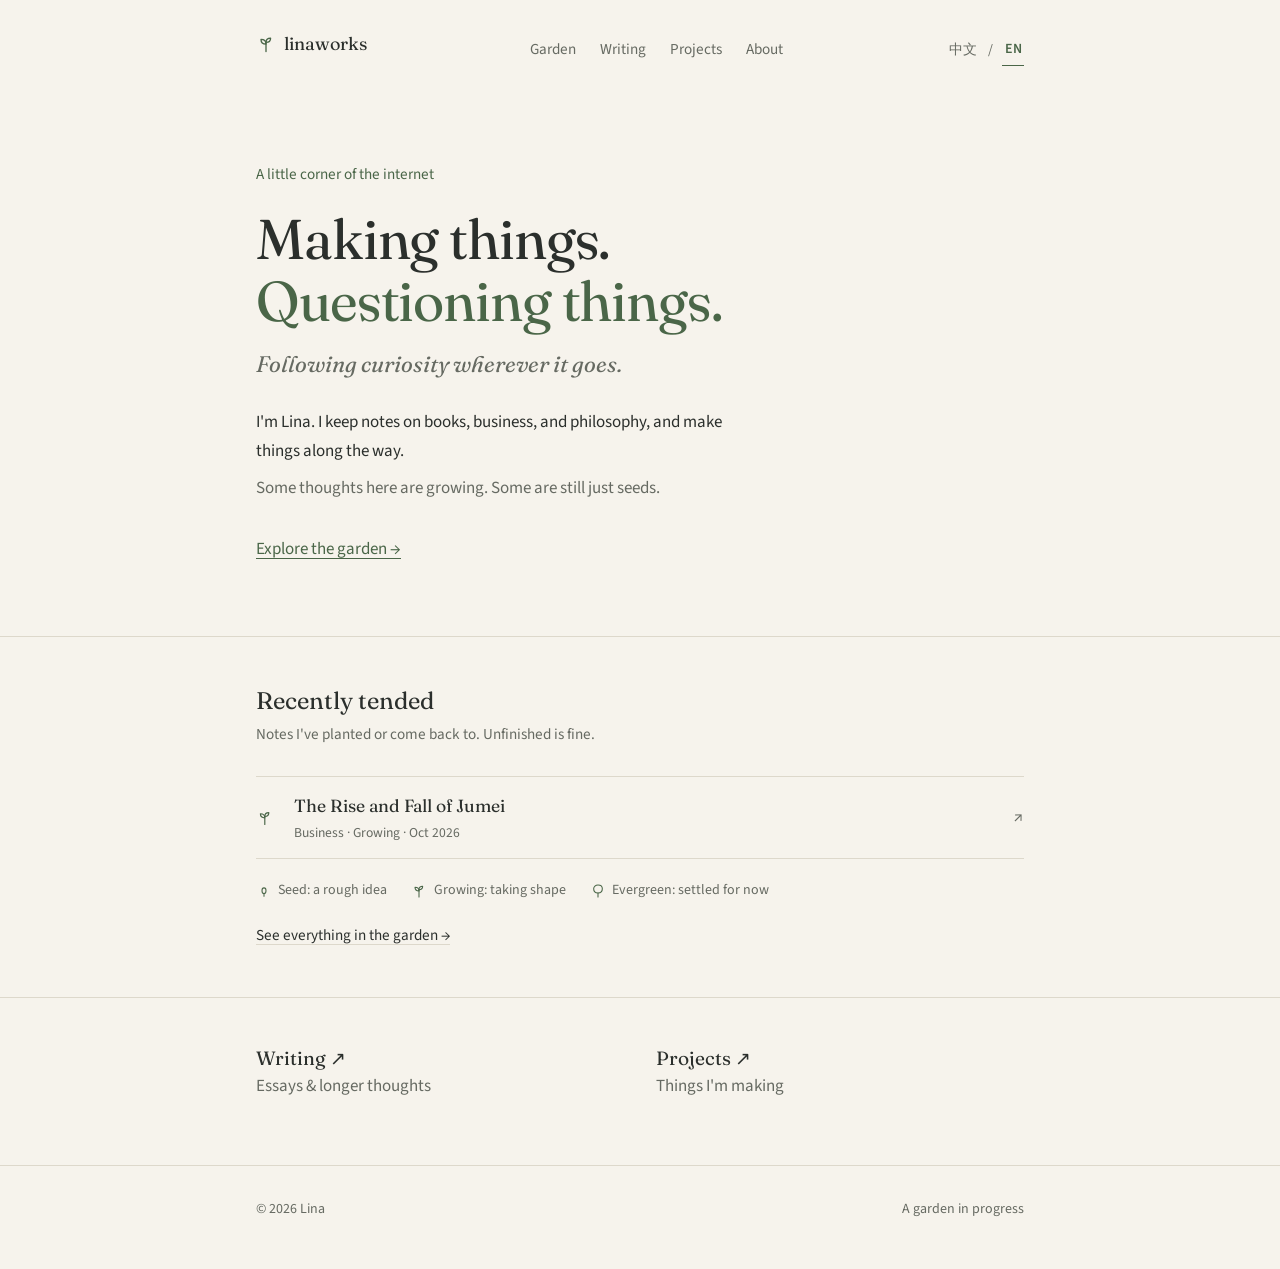
<file: index.html>
<!DOCTYPE html>
<html lang="en">
<head>
<meta charset="utf-8">
<meta name="viewport" content="width=device-width, initial-scale=1">
<title>linaworks</title>
<meta name="description" content="Making things. Questioning things. Following curiosity wherever it goes.">
<meta property="og:type" content="website">
<meta property="og:title" content="linaworks">
<meta property="og:description" content="Notes on books, business, and philosophy, and things I'm making.">
<link rel="canonical" href="https://linaworks.github.io/">
<link rel="preconnect" href="https://fonts.googleapis.com">
<link rel="preconnect" href="https://fonts.gstatic.com" crossorigin>
<link href="https://fonts.googleapis.com/css2?family=Fraunces:opsz,wght@9..144,400;9..144,500&family=Source+Sans+3:ital,wght@0,400;0,500;1,400&display=swap" rel="stylesheet">
<style>:root {
    --bg: #F6F3EC;
    --ink: #2B2F2C;
    --muted: #666A62;
    --green: #4A6648;
    --tint: #E3E9DA;
    --line: #DDD8CB;
    --serif: "Fraunces", Georgia, "Noto Serif SC", "Songti SC", serif;
    --sans: "Source Sans 3", "Segoe UI", system-ui, -apple-system, "PingFang SC", "Microsoft YaHei", "Noto Sans SC", sans-serif;
  }
  * { box-sizing: border-box; }
  html { -webkit-text-size-adjust: 100%; }
  body {
    margin: 0;
    background: var(--bg);
    color: var(--ink);
    font: 400 1.0625rem/1.7 var(--sans);
  }
  a { color: inherit; text-decoration-color: var(--line); text-underline-offset: 0.25em; }
  a:hover { color: var(--green); text-decoration-color: var(--green); }
  a:focus-visible { outline: 2px solid var(--green); outline-offset: 3px; border-radius: 2px; }

  .wrap { max-width: 56rem; margin: 0 auto; padding: 0 clamp(1.5rem, 5vw, 4rem); }

  header { padding: 2rem 0 0; }
  header .wrap { display: flex; justify-content: space-between; align-items: baseline; gap: 1rem; flex-wrap: wrap; }
  .mark { display: inline-flex; align-items: center; gap: 0.5rem; font: 400 1.125rem var(--serif); text-decoration: none; }
  .mark svg { width: 1.25rem; height: 1.25rem; color: var(--green); }
  nav { display: flex; gap: 1.5rem; font-size: 0.95rem; }
  nav a { text-decoration: none; color: var(--muted); }
  nav a:hover, nav a[aria-current] { color: var(--ink); }

  .hero { padding: 6rem 0 4.5rem; }
  .hero .kicker { color: var(--green); font-size: 0.95rem; margin: 0 0 1.25rem; }
  h1 {
    font: 400 clamp(2.25rem, 7vw, 3.5rem)/1.12 var(--serif);
    letter-spacing: -0.02em;
    margin: 0 0 1.75rem;
  }
  h1 span { display: block; }
  h1 { margin-bottom: 1rem; }
  .hero p.line { font: 400 clamp(1.15rem, 3.5vw, 1.4rem)/1.4 var(--serif); color: var(--green); margin: 0 0 1.75rem; }
  .hero p { max-width: 32rem; margin: 0 0 0.5rem; color: var(--ink); }
  .hero p.soft { color: var(--muted); }
  .hero .go { display: inline-block; margin-top: 1.5rem; color: var(--green); text-decoration-color: var(--green); }

  h2 { font: 400 1.5rem/1.3 var(--serif); margin: 0 0 0.35rem; }
  .sub { color: var(--muted); font-size: 0.95rem; margin: 0 0 1.75rem; }

  .garden { padding: 3rem 0; border-top: 1px solid var(--line); }
  .notes { list-style: none; margin: 0; padding: 0; }
  .notes li { border-top: 1px solid var(--line); }
  .notes li:last-child { border-bottom: 1px solid var(--line); }
  .notes a {
    display: grid;
    grid-template-columns: 1.5rem 1fr auto;
    gap: 0.9rem;
    align-items: baseline;
    padding: 0.9rem 0;
    text-decoration: none;
  }
  .notes svg { width: 1.1rem; height: 1.1rem; color: var(--green); align-self: center; }
  .notes .title { font-family: var(--serif); font-size: 1.1rem; }
  .notes .meta { color: var(--muted); font-size: 0.85rem; text-align: right; }
  .notes a:hover .title { color: var(--green); }

  .legend { display: flex; flex-wrap: wrap; gap: 0.5rem 1.5rem; margin: 1.25rem 0 0; padding: 0; list-style: none; color: var(--muted); font-size: 0.875rem; }
  .legend li { display: inline-flex; align-items: center; gap: 0.4rem; }
  .legend svg { width: 1rem; height: 1rem; color: var(--green); }
  .more { margin: 1.25rem 0 0; font-size: 0.95rem; }

  .doors { padding: 3rem 0 4rem; border-top: 1px solid var(--line); }
  .doors dl { margin: 0; display: grid; gap: 1.5rem; }
  .doors dt { font: 400 1.2rem var(--serif); }
  .doors dt a { text-decoration: none; }
  .doors dd { margin: 0.1rem 0 0; color: var(--muted); }

  footer { padding: 2rem 0 3rem; border-top: 1px solid var(--line); color: var(--muted); font-size: 0.875rem; }
  footer .wrap { display: flex; justify-content: space-between; flex-wrap: wrap; gap: 0.5rem 1.5rem; }

  @media (max-width: 30rem) {
    .hero { padding: 4rem 0 3rem; }
    .notes a { grid-template-columns: 1.5rem 1fr; }
    .notes .meta { grid-column: 2; text-align: left; margin-top: -0.4rem; }
  }

  .page { padding: 4.5rem 0 4rem; }
  .page h1 { font-size: clamp(2rem, 6vw, 2.75rem); margin-bottom: 1rem; }
  .page .lede { color: var(--muted); max-width: 32rem; margin: 0 0 2.5rem; }
  .page p { max-width: 34rem; }
  .empty { border: 1px dashed var(--line); border-radius: 6px; padding: 1.5rem; color: var(--muted); max-width: 34rem; }
  .empty p { margin: 0; }

  /* look matched to the reference screenshot */
  .hero h1 span:nth-child(2) { color: var(--green); }
  .hero p.line { font: italic 400 clamp(1.15rem, 3.5vw, 1.4rem)/1.4 var(--serif); color: var(--muted); }
  .notes a { grid-template-columns: 1.5rem 1fr auto; align-items: center; }
  .notes .text { display: block; }
  .notes .title { display: block; }
  .notes .meta { display: block; text-align: left; font-size: 0.85rem; color: var(--muted); }
  .notes .arrow { color: var(--muted); }
  .doors dl { grid-template-columns: 1fr 1fr; gap: 1.5rem 2rem; }
  @media (max-width: 30rem) {
    .notes a { grid-template-columns: 1.5rem 1fr auto; }
    .notes .meta { grid-column: auto; margin-top: 0; }
    .doors dl { grid-template-columns: 1fr; }
  }
</style>
<link rel="alternate" hreflang="en" href="https://linaworks.github.io/">
<link rel="alternate" hreflang="zh-CN" href="https://linaworks.github.io/zh/">
<link rel="alternate" hreflang="x-default" href="https://linaworks.github.io/">
<link rel="stylesheet" href="/assets/bilingual.css">
<meta property="og:url" content="https://linaworks.github.io/">
<meta property="og:locale" content="en_US">
</head>
<body>

<!-- Growth-stage icons, reused below -->
<svg width="0" height="0" style="position:absolute" aria-hidden="true">
  <symbol id="seed" viewBox="0 0 24 24" fill="none" stroke="currentColor" stroke-width="1.6" stroke-linecap="round" stroke-linejoin="round">
    <path d="M12 20v-4"/><ellipse cx="12" cy="11.5" rx="3" ry="4.2"/>
  </symbol>
  <symbol id="sprout" viewBox="0 0 24 24" fill="none" stroke="currentColor" stroke-width="1.6" stroke-linecap="round" stroke-linejoin="round">
    <path d="M12 21V11"/><path d="M12 12c0-3.5-2.5-5.5-6-5.5 0 3.5 2.5 5.5 6 5.5z"/><path d="M12 10c0-3 2.2-5 5.5-5 0 3-2.2 5-5.5 5z"/>
  </symbol>
  <symbol id="tree" viewBox="0 0 24 24" fill="none" stroke="currentColor" stroke-width="1.6" stroke-linecap="round" stroke-linejoin="round">
    <path d="M12 21v-6"/><path d="M12 15c-4 0-6.5-2.8-6.5-6.2C5.5 5.4 8.3 3 12 3s6.5 2.4 6.5 5.8c0 3.4-2.5 6.2-6.5 6.2z"/>
  </symbol>
</svg>

<header>
  <div class="wrap">
    <a class="mark" href="/">
      <svg aria-hidden="true"><use href="#sprout"/></svg>
      linaworks
    </a>
    <nav aria-label="Main">
      <a href="/garden/">Garden</a>
      <a href="/writing/">Writing</a>
      <a href="/projects/">Projects</a>
      <a href="/about/">About</a>
    </nav>
<div class="language-switch" role="navigation" aria-label="Language"><a href="/zh/" lang="zh-CN" hreflang="zh-CN">中文</a><span aria-hidden="true">/</span><a href="/" lang="en" hreflang="en" aria-current="page">EN</a></div>
  </div>
</header>

<main>
  <section class="hero">
    <div class="wrap">
      <p class="kicker">A little corner of the internet</p>
      <h1>
        <span>Making things.</span>
        <span>Questioning things.</span>
      </h1>
      <p class="line">Following curiosity wherever it goes.</p>
      <p>I'm Lina. I keep notes on books, business, and philosophy, and make things along the way.</p>
      <p class="soft">Some thoughts here are growing. Some are still just seeds.</p>
      <a class="go" href="/garden/">Explore the garden →</a>
    </div>
  </section>

  <section class="garden" aria-labelledby="garden-h">
    <div class="wrap">
      <h2 id="garden-h">Recently tended</h2>
      <p class="sub">Notes I've planted or come back to. Unfinished is fine.</p>

      <!-- Published notes, newest "tended" first -->
      <ul class="notes">
        <li><a href="/garden/jumei/">
          <svg aria-hidden="true"><use href="#sprout"/></svg><span class="text"><span class="title">The Rise and Fall of Jumei</span><span class="meta">Business · Growing · Oct 2026</span></span><span class="arrow" aria-hidden="true">↗</span>
        </a></li>
      </ul>

      <ul class="legend" aria-label="Growth stages">
        <li><svg aria-hidden="true"><use href="#seed"/></svg>Seed: a rough idea</li>
        <li><svg aria-hidden="true"><use href="#sprout"/></svg>Growing: taking shape</li>
        <li><svg aria-hidden="true"><use href="#tree"/></svg>Evergreen: settled for now</li>
      </ul>
      <p class="more"><a href="/garden/">See everything in the garden →</a></p>
    </div>
  </section>

  <section class="doors" aria-label="More">
    <div class="wrap">
      <dl>
        <div>
          <dt><a href="/writing/">Writing ↗</a></dt>
          <dd>Essays &amp; longer thoughts</dd>
        </div>
        <div>
          <dt><a href="/projects/">Projects ↗</a></dt>
          <dd>Things I'm making</dd>
        </div>
      </dl>
    </div>
  </section>
</main>

<footer>
  <div class="wrap">
    <span>© 2026 Lina</span>
    <span>A garden in progress</span>
  </div>
</footer>

</body>
</html>
</file>
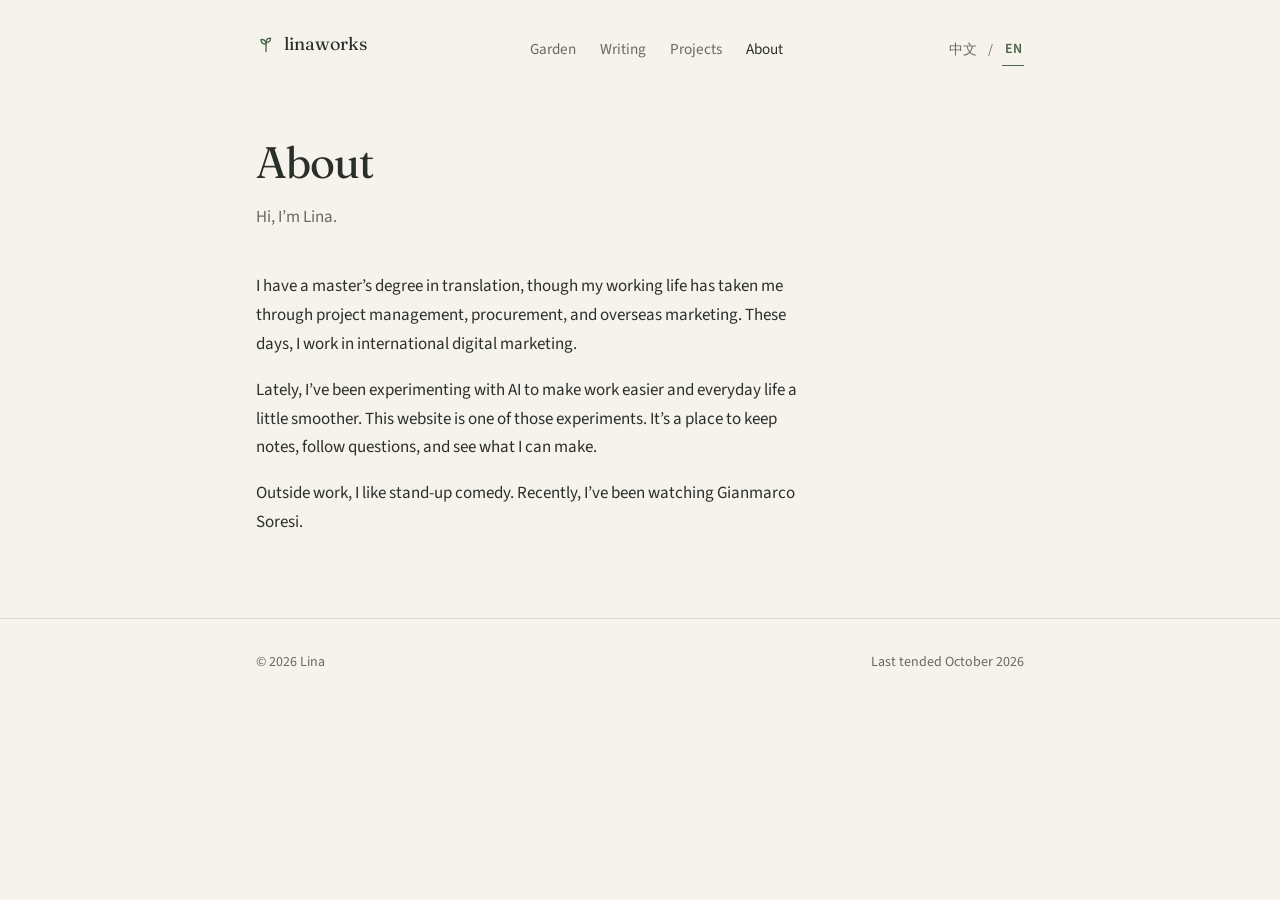
<file: about/index.html>
<!DOCTYPE html>
<html lang="en">
<head>
<meta charset="utf-8">
<meta name="viewport" content="width=device-width, initial-scale=1">
<title>About · linaworks</title>
<meta name="description" content="A little more about Lina.">
<meta property="og:type" content="website">
<meta property="og:title" content="About · linaworks">
<meta property="og:description" content="A little more about Lina.">
<link rel="canonical" href="https://linaworks.github.io/about/">
<link rel="preconnect" href="https://fonts.googleapis.com">
<link rel="preconnect" href="https://fonts.gstatic.com" crossorigin>
<link href="https://fonts.googleapis.com/css2?family=Fraunces:opsz,wght@9..144,400;9..144,500&family=Source+Sans+3:ital,wght@0,400;0,500;1,400&display=swap" rel="stylesheet">
<style>:root {
    --bg: #F6F3EC;
    --ink: #2B2F2C;
    --muted: #666A62;
    --green: #4A6648;
    --tint: #E3E9DA;
    --line: #DDD8CB;
    --serif: "Fraunces", Georgia, "Noto Serif SC", "Songti SC", serif;
    --sans: "Source Sans 3", "Segoe UI", system-ui, -apple-system, "PingFang SC", "Microsoft YaHei", "Noto Sans SC", sans-serif;
  }
  * { box-sizing: border-box; }
  html { -webkit-text-size-adjust: 100%; }
  body {
    margin: 0;
    background: var(--bg);
    color: var(--ink);
    font: 400 1.0625rem/1.7 var(--sans);
  }
  a { color: inherit; text-decoration-color: var(--line); text-underline-offset: 0.25em; }
  a:hover { color: var(--green); text-decoration-color: var(--green); }
  a:focus-visible { outline: 2px solid var(--green); outline-offset: 3px; border-radius: 2px; }

  .wrap { max-width: 56rem; margin: 0 auto; padding: 0 clamp(1.5rem, 5vw, 4rem); }

  header { padding: 2rem 0 0; }
  header .wrap { display: flex; justify-content: space-between; align-items: baseline; gap: 1rem; flex-wrap: wrap; }
  .mark { display: inline-flex; align-items: center; gap: 0.5rem; font: 400 1.125rem var(--serif); text-decoration: none; }
  .mark svg { width: 1.25rem; height: 1.25rem; color: var(--green); }
  nav { display: flex; gap: 1.5rem; font-size: 0.95rem; }
  nav a { text-decoration: none; color: var(--muted); }
  nav a:hover, nav a[aria-current] { color: var(--ink); }

  .hero { padding: 6rem 0 4.5rem; }
  .hero .kicker { color: var(--green); font-size: 0.95rem; margin: 0 0 1.25rem; }
  h1 {
    font: 400 clamp(2.25rem, 7vw, 3.5rem)/1.12 var(--serif);
    letter-spacing: -0.02em;
    margin: 0 0 1.75rem;
  }
  h1 span { display: block; }
  h1 { margin-bottom: 1rem; }
  .hero p.line { font: 400 clamp(1.15rem, 3.5vw, 1.4rem)/1.4 var(--serif); color: var(--green); margin: 0 0 1.75rem; }
  .hero p { max-width: 32rem; margin: 0 0 0.5rem; color: var(--ink); }
  .hero p.soft { color: var(--muted); }
  .hero .go { display: inline-block; margin-top: 1.5rem; color: var(--green); text-decoration-color: var(--green); }

  h2 { font: 400 1.5rem/1.3 var(--serif); margin: 0 0 0.35rem; }
  .sub { color: var(--muted); font-size: 0.95rem; margin: 0 0 1.75rem; }

  .garden { padding: 3rem 0; border-top: 1px solid var(--line); }
  .notes { list-style: none; margin: 0; padding: 0; }
  .notes li { border-top: 1px solid var(--line); }
  .notes li:last-child { border-bottom: 1px solid var(--line); }
  .notes a {
    display: grid;
    grid-template-columns: 1.5rem 1fr auto;
    gap: 0.9rem;
    align-items: baseline;
    padding: 0.9rem 0;
    text-decoration: none;
  }
  .notes svg { width: 1.1rem; height: 1.1rem; color: var(--green); align-self: center; }
  .notes .title { font-family: var(--serif); font-size: 1.1rem; }
  .notes .meta { color: var(--muted); font-size: 0.85rem; text-align: right; }
  .notes a:hover .title { color: var(--green); }

  .legend { display: flex; flex-wrap: wrap; gap: 0.5rem 1.5rem; margin: 1.25rem 0 0; padding: 0; list-style: none; color: var(--muted); font-size: 0.875rem; }
  .legend li { display: inline-flex; align-items: center; gap: 0.4rem; }
  .legend svg { width: 1rem; height: 1rem; color: var(--green); }
  .more { margin: 1.25rem 0 0; font-size: 0.95rem; }

  .doors { padding: 3rem 0 4rem; border-top: 1px solid var(--line); }
  .doors dl { margin: 0; display: grid; gap: 1.5rem; }
  .doors dt { font: 400 1.2rem var(--serif); }
  .doors dt a { text-decoration: none; }
  .doors dd { margin: 0.1rem 0 0; color: var(--muted); }

  footer { padding: 2rem 0 3rem; border-top: 1px solid var(--line); color: var(--muted); font-size: 0.875rem; }
  footer .wrap { display: flex; justify-content: space-between; flex-wrap: wrap; gap: 0.5rem 1.5rem; }

  @media (max-width: 30rem) {
    .hero { padding: 4rem 0 3rem; }
    .notes a { grid-template-columns: 1.5rem 1fr; }
    .notes .meta { grid-column: 2; text-align: left; margin-top: -0.4rem; }
  }

  .page { padding: 4.5rem 0 4rem; }
  .page h1 { font-size: clamp(2rem, 6vw, 2.75rem); margin-bottom: 1rem; }
  .page .lede { color: var(--muted); max-width: 32rem; margin: 0 0 2.5rem; }
  .page p { max-width: 34rem; }
  .empty { border: 1px dashed var(--line); border-radius: 6px; padding: 1.5rem; color: var(--muted); max-width: 34rem; }
  .empty p { margin: 0; }

  /* look matched to the reference screenshot */
  .hero h1 span:nth-child(2) { color: var(--green); }
  .hero p.line { font: italic 400 clamp(1.15rem, 3.5vw, 1.4rem)/1.4 var(--serif); color: var(--muted); }
  .notes a { grid-template-columns: 1.5rem 1fr auto; align-items: center; }
  .notes .text { display: block; }
  .notes .title { display: block; }
  .notes .meta { display: block; text-align: left; font-size: 0.85rem; color: var(--muted); }
  .notes .arrow { color: var(--muted); }
  .doors dl { grid-template-columns: 1fr 1fr; gap: 1.5rem 2rem; }
  @media (max-width: 30rem) {
    .notes a { grid-template-columns: 1.5rem 1fr auto; }
    .notes .meta { grid-column: auto; margin-top: 0; }
    .doors dl { grid-template-columns: 1fr; }
  }
</style>
<link rel="alternate" hreflang="en" href="https://linaworks.github.io/about/">
<link rel="alternate" hreflang="zh-CN" href="https://linaworks.github.io/zh/about/">
<link rel="alternate" hreflang="x-default" href="https://linaworks.github.io/about/">
<link rel="stylesheet" href="/assets/bilingual.css">
<meta property="og:url" content="https://linaworks.github.io/about/">
<meta property="og:locale" content="en_US">
</head>
<body>
<svg width="0" height="0" style="position:absolute" aria-hidden="true">
  <symbol id="seed" viewBox="0 0 24 24" fill="none" stroke="currentColor" stroke-width="1.6" stroke-linecap="round" stroke-linejoin="round">
    <path d="M12 20v-4"/><ellipse cx="12" cy="11.5" rx="3" ry="4.2"/>
  </symbol>
  <symbol id="sprout" viewBox="0 0 24 24" fill="none" stroke="currentColor" stroke-width="1.6" stroke-linecap="round" stroke-linejoin="round">
    <path d="M12 21V11"/><path d="M12 12c0-3.5-2.5-5.5-6-5.5 0 3.5 2.5 5.5 6 5.5z"/><path d="M12 10c0-3 2.2-5 5.5-5 0 3-2.2 5-5.5 5z"/>
  </symbol>
  <symbol id="tree" viewBox="0 0 24 24" fill="none" stroke="currentColor" stroke-width="1.6" stroke-linecap="round" stroke-linejoin="round">
    <path d="M12 21v-6"/><path d="M12 15c-4 0-6.5-2.8-6.5-6.2C5.5 5.4 8.3 3 12 3s6.5 2.4 6.5 5.8c0 3.4-2.5 6.2-6.5 6.2z"/>
  </symbol>
</svg>
<header>
  <div class="wrap">
    <a class="mark" href="/"><svg aria-hidden="true"><use href="#sprout"/></svg>linaworks</a>
    <nav aria-label="Main"><a href="/garden/">Garden</a><a href="/writing/">Writing</a><a href="/projects/">Projects</a><a href="/about/" aria-current="page">About</a></nav>
<div class="language-switch" role="navigation" aria-label="Language"><a href="/zh/about/" lang="zh-CN" hreflang="zh-CN">中文</a><span aria-hidden="true">/</span><a href="/about/" lang="en" hreflang="en" aria-current="page">EN</a></div>
  </div>
</header>
<main class="page">
  <div class="wrap">
    <h1>About</h1>
    <p class="lede">Hi, I’m Lina.</p>
    <p>I have a master’s degree in translation, though my working life has taken me through project management, procurement, and overseas marketing. These days, I work in international digital marketing.</p>
    <p>Lately, I’ve been experimenting with AI to make work easier and everyday life a little smoother. This website is one of those experiments. It’s a place to keep notes, follow questions, and see what I can make.</p>
    <p>Outside work, I like stand-up comedy. Recently, I’ve been watching Gianmarco Soresi.</p>
  </div>
</main>
<footer>
  <div class="wrap">
    <span>© 2026 Lina</span>
    <span>Last tended October 2026</span>
  </div>
</footer>
</body>
</html>
</file>
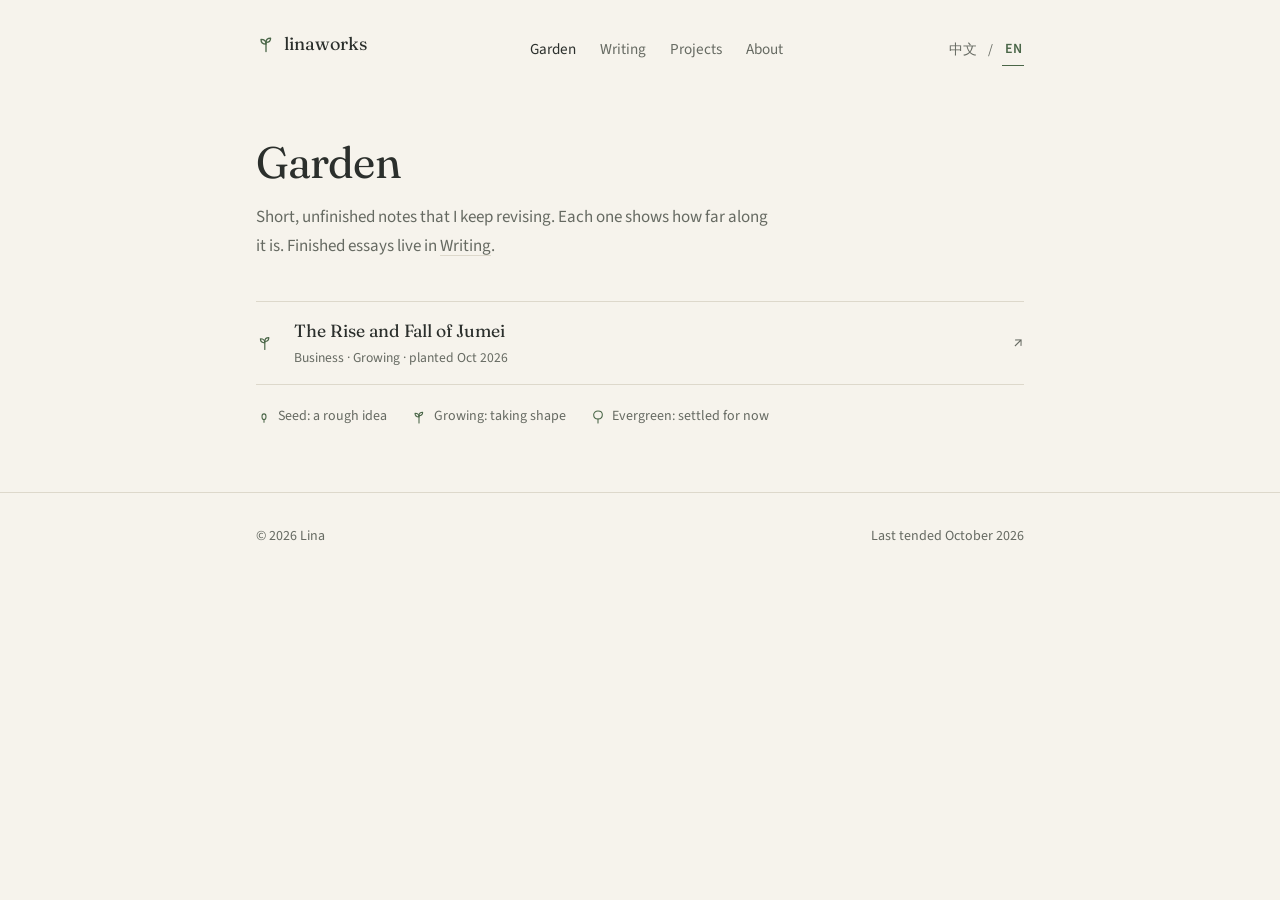
<file: garden/index.html>
<!DOCTYPE html>
<html lang="en">
<head>
<meta charset="utf-8">
<meta name="viewport" content="width=device-width, initial-scale=1">
<title>Garden · linaworks</title>
<meta name="description" content="Notes on books, business, and philosophy, at different stages of growth.">
<meta property="og:type" content="website">
<meta property="og:title" content="Garden · linaworks">
<meta property="og:description" content="Notes on books, business, and philosophy, at different stages of growth.">
<link rel="canonical" href="https://linaworks.github.io/garden/">
<link rel="preconnect" href="https://fonts.googleapis.com">
<link rel="preconnect" href="https://fonts.gstatic.com" crossorigin>
<link href="https://fonts.googleapis.com/css2?family=Fraunces:opsz,wght@9..144,400;9..144,500&family=Source+Sans+3:ital,wght@0,400;0,500;1,400&display=swap" rel="stylesheet">
<style>:root {
    --bg: #F6F3EC;
    --ink: #2B2F2C;
    --muted: #666A62;
    --green: #4A6648;
    --tint: #E3E9DA;
    --line: #DDD8CB;
    --serif: "Fraunces", Georgia, "Noto Serif SC", "Songti SC", serif;
    --sans: "Source Sans 3", "Segoe UI", system-ui, -apple-system, "PingFang SC", "Microsoft YaHei", "Noto Sans SC", sans-serif;
  }
  * { box-sizing: border-box; }
  html { -webkit-text-size-adjust: 100%; }
  body {
    margin: 0;
    background: var(--bg);
    color: var(--ink);
    font: 400 1.0625rem/1.7 var(--sans);
  }
  a { color: inherit; text-decoration-color: var(--line); text-underline-offset: 0.25em; }
  a:hover { color: var(--green); text-decoration-color: var(--green); }
  a:focus-visible { outline: 2px solid var(--green); outline-offset: 3px; border-radius: 2px; }

  .wrap { max-width: 56rem; margin: 0 auto; padding: 0 clamp(1.5rem, 5vw, 4rem); }

  header { padding: 2rem 0 0; }
  header .wrap { display: flex; justify-content: space-between; align-items: baseline; gap: 1rem; flex-wrap: wrap; }
  .mark { display: inline-flex; align-items: center; gap: 0.5rem; font: 400 1.125rem var(--serif); text-decoration: none; }
  .mark svg { width: 1.25rem; height: 1.25rem; color: var(--green); }
  nav { display: flex; gap: 1.5rem; font-size: 0.95rem; }
  nav a { text-decoration: none; color: var(--muted); }
  nav a:hover, nav a[aria-current] { color: var(--ink); }

  .hero { padding: 6rem 0 4.5rem; }
  .hero .kicker { color: var(--green); font-size: 0.95rem; margin: 0 0 1.25rem; }
  h1 {
    font: 400 clamp(2.25rem, 7vw, 3.5rem)/1.12 var(--serif);
    letter-spacing: -0.02em;
    margin: 0 0 1.75rem;
  }
  h1 span { display: block; }
  h1 { margin-bottom: 1rem; }
  .hero p.line { font: 400 clamp(1.15rem, 3.5vw, 1.4rem)/1.4 var(--serif); color: var(--green); margin: 0 0 1.75rem; }
  .hero p { max-width: 32rem; margin: 0 0 0.5rem; color: var(--ink); }
  .hero p.soft { color: var(--muted); }
  .hero .go { display: inline-block; margin-top: 1.5rem; color: var(--green); text-decoration-color: var(--green); }

  h2 { font: 400 1.5rem/1.3 var(--serif); margin: 0 0 0.35rem; }
  .sub { color: var(--muted); font-size: 0.95rem; margin: 0 0 1.75rem; }

  .garden { padding: 3rem 0; border-top: 1px solid var(--line); }
  .notes { list-style: none; margin: 0; padding: 0; }
  .notes li { border-top: 1px solid var(--line); }
  .notes li:last-child { border-bottom: 1px solid var(--line); }
  .notes a {
    display: grid;
    grid-template-columns: 1.5rem 1fr auto;
    gap: 0.9rem;
    align-items: baseline;
    padding: 0.9rem 0;
    text-decoration: none;
  }
  .notes svg { width: 1.1rem; height: 1.1rem; color: var(--green); align-self: center; }
  .notes .title { font-family: var(--serif); font-size: 1.1rem; }
  .notes .meta { color: var(--muted); font-size: 0.85rem; text-align: right; }
  .notes a:hover .title { color: var(--green); }

  .legend { display: flex; flex-wrap: wrap; gap: 0.5rem 1.5rem; margin: 1.25rem 0 0; padding: 0; list-style: none; color: var(--muted); font-size: 0.875rem; }
  .legend li { display: inline-flex; align-items: center; gap: 0.4rem; }
  .legend svg { width: 1rem; height: 1rem; color: var(--green); }
  .more { margin: 1.25rem 0 0; font-size: 0.95rem; }

  .doors { padding: 3rem 0 4rem; border-top: 1px solid var(--line); }
  .doors dl { margin: 0; display: grid; gap: 1.5rem; }
  .doors dt { font: 400 1.2rem var(--serif); }
  .doors dt a { text-decoration: none; }
  .doors dd { margin: 0.1rem 0 0; color: var(--muted); }

  footer { padding: 2rem 0 3rem; border-top: 1px solid var(--line); color: var(--muted); font-size: 0.875rem; }
  footer .wrap { display: flex; justify-content: space-between; flex-wrap: wrap; gap: 0.5rem 1.5rem; }

  @media (max-width: 30rem) {
    .hero { padding: 4rem 0 3rem; }
    .notes a { grid-template-columns: 1.5rem 1fr; }
    .notes .meta { grid-column: 2; text-align: left; margin-top: -0.4rem; }
  }

  .page { padding: 4.5rem 0 4rem; }
  .page h1 { font-size: clamp(2rem, 6vw, 2.75rem); margin-bottom: 1rem; }
  .page .lede { color: var(--muted); max-width: 32rem; margin: 0 0 2.5rem; }
  .page p { max-width: 34rem; }
  .empty { border: 1px dashed var(--line); border-radius: 6px; padding: 1.5rem; color: var(--muted); max-width: 34rem; }
  .empty p { margin: 0; }

  /* look matched to the reference screenshot */
  .hero h1 span:nth-child(2) { color: var(--green); }
  .hero p.line { font: italic 400 clamp(1.15rem, 3.5vw, 1.4rem)/1.4 var(--serif); color: var(--muted); }
  .notes a { grid-template-columns: 1.5rem 1fr auto; align-items: center; }
  .notes .text { display: block; }
  .notes .title { display: block; }
  .notes .meta { display: block; text-align: left; font-size: 0.85rem; color: var(--muted); }
  .notes .arrow { color: var(--muted); }
  .doors dl { grid-template-columns: 1fr 1fr; gap: 1.5rem 2rem; }
  @media (max-width: 30rem) {
    .notes a { grid-template-columns: 1.5rem 1fr auto; }
    .notes .meta { grid-column: auto; margin-top: 0; }
    .doors dl { grid-template-columns: 1fr; }
  }
</style>
<link rel="alternate" hreflang="en" href="https://linaworks.github.io/garden/">
<link rel="alternate" hreflang="zh-CN" href="https://linaworks.github.io/zh/garden/">
<link rel="alternate" hreflang="x-default" href="https://linaworks.github.io/garden/">
<link rel="stylesheet" href="/assets/bilingual.css">
<meta property="og:url" content="https://linaworks.github.io/garden/">
<meta property="og:locale" content="en_US">
</head>
<body>
<svg width="0" height="0" style="position:absolute" aria-hidden="true">
  <symbol id="seed" viewBox="0 0 24 24" fill="none" stroke="currentColor" stroke-width="1.6" stroke-linecap="round" stroke-linejoin="round">
    <path d="M12 20v-4"/><ellipse cx="12" cy="11.5" rx="3" ry="4.2"/>
  </symbol>
  <symbol id="sprout" viewBox="0 0 24 24" fill="none" stroke="currentColor" stroke-width="1.6" stroke-linecap="round" stroke-linejoin="round">
    <path d="M12 21V11"/><path d="M12 12c0-3.5-2.5-5.5-6-5.5 0 3.5 2.5 5.5 6 5.5z"/><path d="M12 10c0-3 2.2-5 5.5-5 0 3-2.2 5-5.5 5z"/>
  </symbol>
  <symbol id="tree" viewBox="0 0 24 24" fill="none" stroke="currentColor" stroke-width="1.6" stroke-linecap="round" stroke-linejoin="round">
    <path d="M12 21v-6"/><path d="M12 15c-4 0-6.5-2.8-6.5-6.2C5.5 5.4 8.3 3 12 3s6.5 2.4 6.5 5.8c0 3.4-2.5 6.2-6.5 6.2z"/>
  </symbol>
</svg>
<header>
  <div class="wrap">
    <a class="mark" href="/"><svg aria-hidden="true"><use href="#sprout"/></svg>linaworks</a>
    <nav aria-label="Main"><a href="/garden/" aria-current="page">Garden</a><a href="/writing/">Writing</a><a href="/projects/">Projects</a><a href="/about/">About</a></nav>
<div class="language-switch" role="navigation" aria-label="Language"><a href="/zh/garden/" lang="zh-CN" hreflang="zh-CN">中文</a><span aria-hidden="true">/</span><a href="/garden/" lang="en" hreflang="en" aria-current="page">EN</a></div>
  </div>
</header>
<main class="page">
  <div class="wrap">
    <h1>Garden</h1>
    <p class="lede">Short, unfinished notes that I keep revising. Each one shows how far along it is. Finished essays live in <a href="/writing/">Writing</a>.</p>
    <!-- Published notes, most recently tended first -->
    <ul class="notes">
      <li><a href="/garden/jumei/"><svg aria-hidden="true"><use href="#sprout"/></svg><span class="text"><span class="title">The Rise and Fall of Jumei</span><span class="meta">Business · Growing · planted Oct 2026</span></span><span class="arrow" aria-hidden="true">↗</span></a></li>
    </ul>
    <ul class="legend" aria-label="Growth stages">
      <li><svg aria-hidden="true"><use href="#seed"/></svg>Seed: a rough idea</li>
      <li><svg aria-hidden="true"><use href="#sprout"/></svg>Growing: taking shape</li>
      <li><svg aria-hidden="true"><use href="#tree"/></svg>Evergreen: settled for now</li>
    </ul>
  </div>
</main>
<footer>
  <div class="wrap">
    <span>© 2026 Lina</span>
    <span>Last tended October 2026</span>
  </div>
</footer>
</body>
</html>
</file>
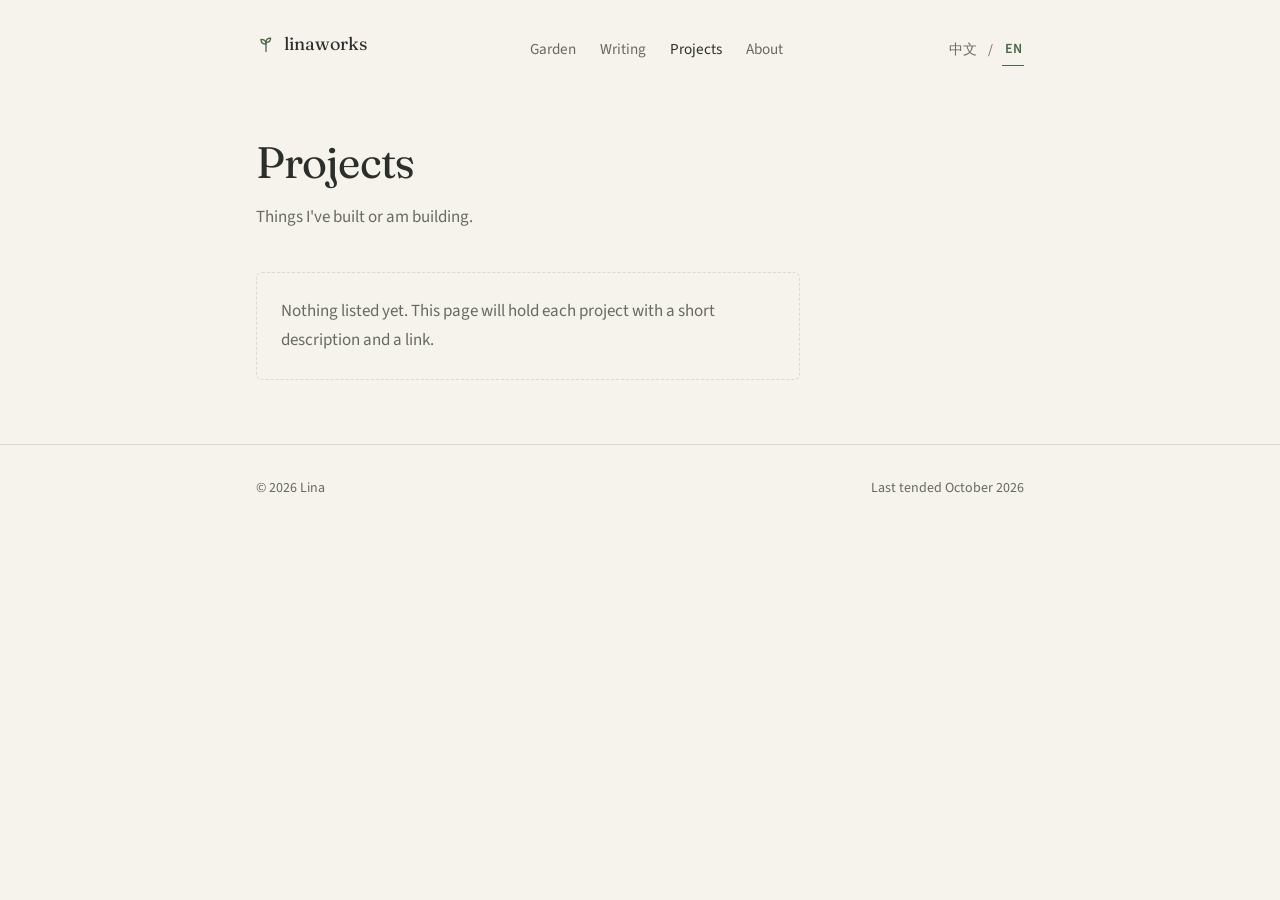
<file: projects/index.html>
<!DOCTYPE html>
<html lang="en">
<head>
<meta charset="utf-8">
<meta name="viewport" content="width=device-width, initial-scale=1">
<title>Projects · linaworks</title>
<meta name="description" content="Things I have built or am building.">
<meta property="og:type" content="website">
<meta property="og:title" content="Projects · linaworks">
<meta property="og:description" content="Things I have built or am building.">
<link rel="canonical" href="https://linaworks.github.io/projects/">
<link rel="preconnect" href="https://fonts.googleapis.com">
<link rel="preconnect" href="https://fonts.gstatic.com" crossorigin>
<link href="https://fonts.googleapis.com/css2?family=Fraunces:opsz,wght@9..144,400;9..144,500&family=Source+Sans+3:ital,wght@0,400;0,500;1,400&display=swap" rel="stylesheet">
<style>:root {
    --bg: #F6F3EC;
    --ink: #2B2F2C;
    --muted: #666A62;
    --green: #4A6648;
    --tint: #E3E9DA;
    --line: #DDD8CB;
    --serif: "Fraunces", Georgia, "Noto Serif SC", "Songti SC", serif;
    --sans: "Source Sans 3", "Segoe UI", system-ui, -apple-system, "PingFang SC", "Microsoft YaHei", "Noto Sans SC", sans-serif;
  }
  * { box-sizing: border-box; }
  html { -webkit-text-size-adjust: 100%; }
  body {
    margin: 0;
    background: var(--bg);
    color: var(--ink);
    font: 400 1.0625rem/1.7 var(--sans);
  }
  a { color: inherit; text-decoration-color: var(--line); text-underline-offset: 0.25em; }
  a:hover { color: var(--green); text-decoration-color: var(--green); }
  a:focus-visible { outline: 2px solid var(--green); outline-offset: 3px; border-radius: 2px; }

  .wrap { max-width: 56rem; margin: 0 auto; padding: 0 clamp(1.5rem, 5vw, 4rem); }

  header { padding: 2rem 0 0; }
  header .wrap { display: flex; justify-content: space-between; align-items: baseline; gap: 1rem; flex-wrap: wrap; }
  .mark { display: inline-flex; align-items: center; gap: 0.5rem; font: 400 1.125rem var(--serif); text-decoration: none; }
  .mark svg { width: 1.25rem; height: 1.25rem; color: var(--green); }
  nav { display: flex; gap: 1.5rem; font-size: 0.95rem; }
  nav a { text-decoration: none; color: var(--muted); }
  nav a:hover, nav a[aria-current] { color: var(--ink); }

  .hero { padding: 6rem 0 4.5rem; }
  .hero .kicker { color: var(--green); font-size: 0.95rem; margin: 0 0 1.25rem; }
  h1 {
    font: 400 clamp(2.25rem, 7vw, 3.5rem)/1.12 var(--serif);
    letter-spacing: -0.02em;
    margin: 0 0 1.75rem;
  }
  h1 span { display: block; }
  h1 { margin-bottom: 1rem; }
  .hero p.line { font: 400 clamp(1.15rem, 3.5vw, 1.4rem)/1.4 var(--serif); color: var(--green); margin: 0 0 1.75rem; }
  .hero p { max-width: 32rem; margin: 0 0 0.5rem; color: var(--ink); }
  .hero p.soft { color: var(--muted); }
  .hero .go { display: inline-block; margin-top: 1.5rem; color: var(--green); text-decoration-color: var(--green); }

  h2 { font: 400 1.5rem/1.3 var(--serif); margin: 0 0 0.35rem; }
  .sub { color: var(--muted); font-size: 0.95rem; margin: 0 0 1.75rem; }

  .garden { padding: 3rem 0; border-top: 1px solid var(--line); }
  .notes { list-style: none; margin: 0; padding: 0; }
  .notes li { border-top: 1px solid var(--line); }
  .notes li:last-child { border-bottom: 1px solid var(--line); }
  .notes a {
    display: grid;
    grid-template-columns: 1.5rem 1fr auto;
    gap: 0.9rem;
    align-items: baseline;
    padding: 0.9rem 0;
    text-decoration: none;
  }
  .notes svg { width: 1.1rem; height: 1.1rem; color: var(--green); align-self: center; }
  .notes .title { font-family: var(--serif); font-size: 1.1rem; }
  .notes .meta { color: var(--muted); font-size: 0.85rem; text-align: right; }
  .notes a:hover .title { color: var(--green); }

  .legend { display: flex; flex-wrap: wrap; gap: 0.5rem 1.5rem; margin: 1.25rem 0 0; padding: 0; list-style: none; color: var(--muted); font-size: 0.875rem; }
  .legend li { display: inline-flex; align-items: center; gap: 0.4rem; }
  .legend svg { width: 1rem; height: 1rem; color: var(--green); }
  .more { margin: 1.25rem 0 0; font-size: 0.95rem; }

  .doors { padding: 3rem 0 4rem; border-top: 1px solid var(--line); }
  .doors dl { margin: 0; display: grid; gap: 1.5rem; }
  .doors dt { font: 400 1.2rem var(--serif); }
  .doors dt a { text-decoration: none; }
  .doors dd { margin: 0.1rem 0 0; color: var(--muted); }

  footer { padding: 2rem 0 3rem; border-top: 1px solid var(--line); color: var(--muted); font-size: 0.875rem; }
  footer .wrap { display: flex; justify-content: space-between; flex-wrap: wrap; gap: 0.5rem 1.5rem; }

  @media (max-width: 30rem) {
    .hero { padding: 4rem 0 3rem; }
    .notes a { grid-template-columns: 1.5rem 1fr; }
    .notes .meta { grid-column: 2; text-align: left; margin-top: -0.4rem; }
  }

  .page { padding: 4.5rem 0 4rem; }
  .page h1 { font-size: clamp(2rem, 6vw, 2.75rem); margin-bottom: 1rem; }
  .page .lede { color: var(--muted); max-width: 32rem; margin: 0 0 2.5rem; }
  .page p { max-width: 34rem; }
  .empty { border: 1px dashed var(--line); border-radius: 6px; padding: 1.5rem; color: var(--muted); max-width: 34rem; }
  .empty p { margin: 0; }

  /* look matched to the reference screenshot */
  .hero h1 span:nth-child(2) { color: var(--green); }
  .hero p.line { font: italic 400 clamp(1.15rem, 3.5vw, 1.4rem)/1.4 var(--serif); color: var(--muted); }
  .notes a { grid-template-columns: 1.5rem 1fr auto; align-items: center; }
  .notes .text { display: block; }
  .notes .title { display: block; }
  .notes .meta { display: block; text-align: left; font-size: 0.85rem; color: var(--muted); }
  .notes .arrow { color: var(--muted); }
  .doors dl { grid-template-columns: 1fr 1fr; gap: 1.5rem 2rem; }
  @media (max-width: 30rem) {
    .notes a { grid-template-columns: 1.5rem 1fr auto; }
    .notes .meta { grid-column: auto; margin-top: 0; }
    .doors dl { grid-template-columns: 1fr; }
  }
</style>
<link rel="alternate" hreflang="en" href="https://linaworks.github.io/projects/">
<link rel="alternate" hreflang="zh-CN" href="https://linaworks.github.io/zh/projects/">
<link rel="alternate" hreflang="x-default" href="https://linaworks.github.io/projects/">
<link rel="stylesheet" href="/assets/bilingual.css">
<meta property="og:url" content="https://linaworks.github.io/projects/">
<meta property="og:locale" content="en_US">
</head>
<body>
<svg width="0" height="0" style="position:absolute" aria-hidden="true">
  <symbol id="seed" viewBox="0 0 24 24" fill="none" stroke="currentColor" stroke-width="1.6" stroke-linecap="round" stroke-linejoin="round">
    <path d="M12 20v-4"/><ellipse cx="12" cy="11.5" rx="3" ry="4.2"/>
  </symbol>
  <symbol id="sprout" viewBox="0 0 24 24" fill="none" stroke="currentColor" stroke-width="1.6" stroke-linecap="round" stroke-linejoin="round">
    <path d="M12 21V11"/><path d="M12 12c0-3.5-2.5-5.5-6-5.5 0 3.5 2.5 5.5 6 5.5z"/><path d="M12 10c0-3 2.2-5 5.5-5 0 3-2.2 5-5.5 5z"/>
  </symbol>
  <symbol id="tree" viewBox="0 0 24 24" fill="none" stroke="currentColor" stroke-width="1.6" stroke-linecap="round" stroke-linejoin="round">
    <path d="M12 21v-6"/><path d="M12 15c-4 0-6.5-2.8-6.5-6.2C5.5 5.4 8.3 3 12 3s6.5 2.4 6.5 5.8c0 3.4-2.5 6.2-6.5 6.2z"/>
  </symbol>
</svg>
<header>
  <div class="wrap">
    <a class="mark" href="/"><svg aria-hidden="true"><use href="#sprout"/></svg>linaworks</a>
    <nav aria-label="Main"><a href="/garden/">Garden</a><a href="/writing/">Writing</a><a href="/projects/" aria-current="page">Projects</a><a href="/about/">About</a></nav>
<div class="language-switch" role="navigation" aria-label="Language"><a href="/zh/projects/" lang="zh-CN" hreflang="zh-CN">中文</a><span aria-hidden="true">/</span><a href="/projects/" lang="en" hreflang="en" aria-current="page">EN</a></div>
  </div>
</header>
<main class="page">
  <div class="wrap">
    <h1>Projects</h1>
    <p class="lede">Things I've built or am building.</p>
    <div class="empty"><p>Nothing listed yet. This page will hold each project with a short description and a link.</p></div>
  </div>
</main>
<footer>
  <div class="wrap">
    <span>© 2026 Lina</span>
    <span>Last tended October 2026</span>
  </div>
</footer>
</body>
</html>
</file>
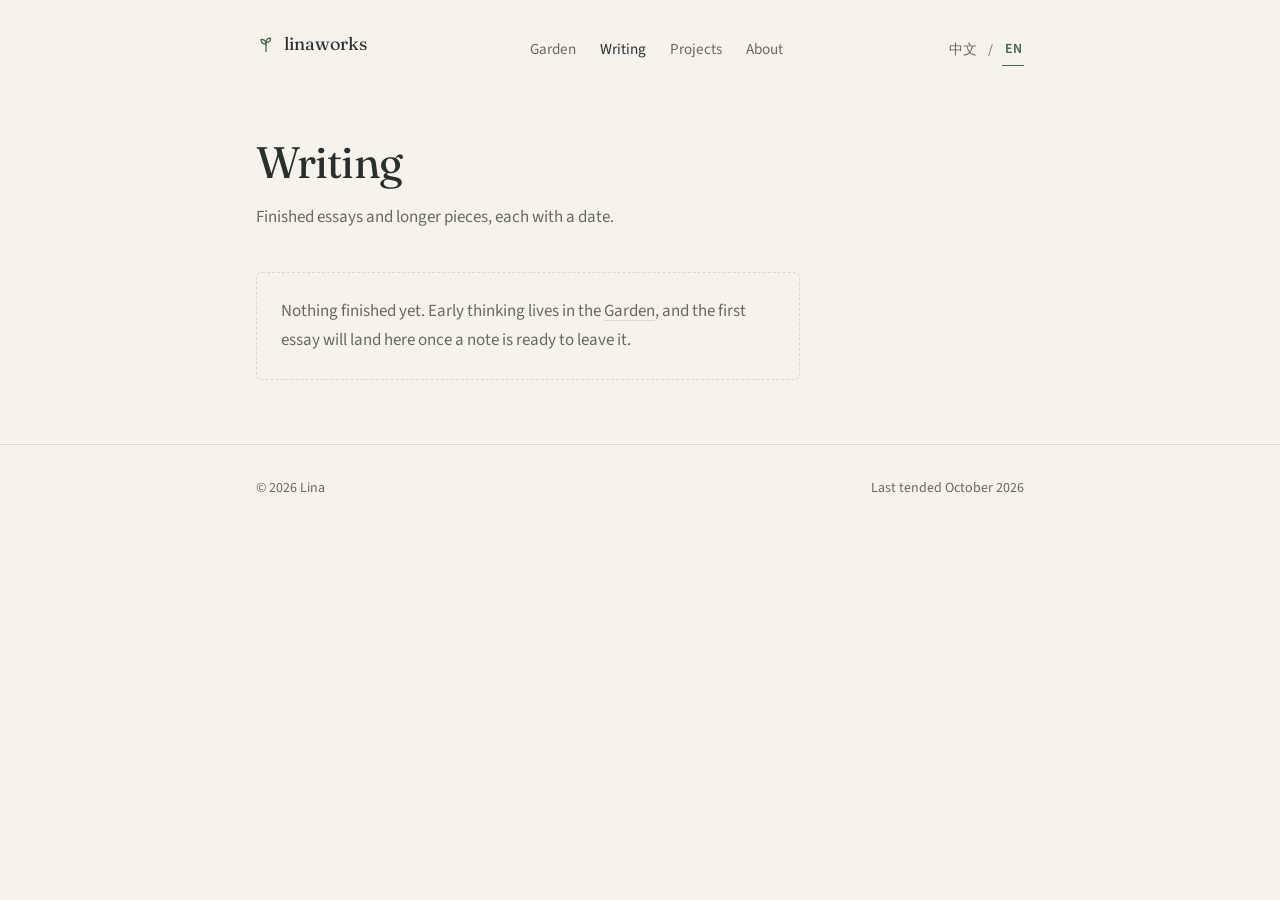
<file: writing/index.html>
<!DOCTYPE html>
<html lang="en">
<head>
<meta charset="utf-8">
<meta name="viewport" content="width=device-width, initial-scale=1">
<title>Writing · linaworks</title>
<meta name="description" content="Finished essays and longer pieces.">
<meta property="og:type" content="website">
<meta property="og:title" content="Writing · linaworks">
<meta property="og:description" content="Finished essays and longer pieces.">
<link rel="canonical" href="https://linaworks.github.io/writing/">
<link rel="preconnect" href="https://fonts.googleapis.com">
<link rel="preconnect" href="https://fonts.gstatic.com" crossorigin>
<link href="https://fonts.googleapis.com/css2?family=Fraunces:opsz,wght@9..144,400;9..144,500&family=Source+Sans+3:ital,wght@0,400;0,500;1,400&display=swap" rel="stylesheet">
<style>:root {
    --bg: #F6F3EC;
    --ink: #2B2F2C;
    --muted: #666A62;
    --green: #4A6648;
    --tint: #E3E9DA;
    --line: #DDD8CB;
    --serif: "Fraunces", Georgia, "Noto Serif SC", "Songti SC", serif;
    --sans: "Source Sans 3", "Segoe UI", system-ui, -apple-system, "PingFang SC", "Microsoft YaHei", "Noto Sans SC", sans-serif;
  }
  * { box-sizing: border-box; }
  html { -webkit-text-size-adjust: 100%; }
  body {
    margin: 0;
    background: var(--bg);
    color: var(--ink);
    font: 400 1.0625rem/1.7 var(--sans);
  }
  a { color: inherit; text-decoration-color: var(--line); text-underline-offset: 0.25em; }
  a:hover { color: var(--green); text-decoration-color: var(--green); }
  a:focus-visible { outline: 2px solid var(--green); outline-offset: 3px; border-radius: 2px; }

  .wrap { max-width: 56rem; margin: 0 auto; padding: 0 clamp(1.5rem, 5vw, 4rem); }

  header { padding: 2rem 0 0; }
  header .wrap { display: flex; justify-content: space-between; align-items: baseline; gap: 1rem; flex-wrap: wrap; }
  .mark { display: inline-flex; align-items: center; gap: 0.5rem; font: 400 1.125rem var(--serif); text-decoration: none; }
  .mark svg { width: 1.25rem; height: 1.25rem; color: var(--green); }
  nav { display: flex; gap: 1.5rem; font-size: 0.95rem; }
  nav a { text-decoration: none; color: var(--muted); }
  nav a:hover, nav a[aria-current] { color: var(--ink); }

  .hero { padding: 6rem 0 4.5rem; }
  .hero .kicker { color: var(--green); font-size: 0.95rem; margin: 0 0 1.25rem; }
  h1 {
    font: 400 clamp(2.25rem, 7vw, 3.5rem)/1.12 var(--serif);
    letter-spacing: -0.02em;
    margin: 0 0 1.75rem;
  }
  h1 span { display: block; }
  h1 { margin-bottom: 1rem; }
  .hero p.line { font: 400 clamp(1.15rem, 3.5vw, 1.4rem)/1.4 var(--serif); color: var(--green); margin: 0 0 1.75rem; }
  .hero p { max-width: 32rem; margin: 0 0 0.5rem; color: var(--ink); }
  .hero p.soft { color: var(--muted); }
  .hero .go { display: inline-block; margin-top: 1.5rem; color: var(--green); text-decoration-color: var(--green); }

  h2 { font: 400 1.5rem/1.3 var(--serif); margin: 0 0 0.35rem; }
  .sub { color: var(--muted); font-size: 0.95rem; margin: 0 0 1.75rem; }

  .garden { padding: 3rem 0; border-top: 1px solid var(--line); }
  .notes { list-style: none; margin: 0; padding: 0; }
  .notes li { border-top: 1px solid var(--line); }
  .notes li:last-child { border-bottom: 1px solid var(--line); }
  .notes a {
    display: grid;
    grid-template-columns: 1.5rem 1fr auto;
    gap: 0.9rem;
    align-items: baseline;
    padding: 0.9rem 0;
    text-decoration: none;
  }
  .notes svg { width: 1.1rem; height: 1.1rem; color: var(--green); align-self: center; }
  .notes .title { font-family: var(--serif); font-size: 1.1rem; }
  .notes .meta { color: var(--muted); font-size: 0.85rem; text-align: right; }
  .notes a:hover .title { color: var(--green); }

  .legend { display: flex; flex-wrap: wrap; gap: 0.5rem 1.5rem; margin: 1.25rem 0 0; padding: 0; list-style: none; color: var(--muted); font-size: 0.875rem; }
  .legend li { display: inline-flex; align-items: center; gap: 0.4rem; }
  .legend svg { width: 1rem; height: 1rem; color: var(--green); }
  .more { margin: 1.25rem 0 0; font-size: 0.95rem; }

  .doors { padding: 3rem 0 4rem; border-top: 1px solid var(--line); }
  .doors dl { margin: 0; display: grid; gap: 1.5rem; }
  .doors dt { font: 400 1.2rem var(--serif); }
  .doors dt a { text-decoration: none; }
  .doors dd { margin: 0.1rem 0 0; color: var(--muted); }

  footer { padding: 2rem 0 3rem; border-top: 1px solid var(--line); color: var(--muted); font-size: 0.875rem; }
  footer .wrap { display: flex; justify-content: space-between; flex-wrap: wrap; gap: 0.5rem 1.5rem; }

  @media (max-width: 30rem) {
    .hero { padding: 4rem 0 3rem; }
    .notes a { grid-template-columns: 1.5rem 1fr; }
    .notes .meta { grid-column: 2; text-align: left; margin-top: -0.4rem; }
  }

  .page { padding: 4.5rem 0 4rem; }
  .page h1 { font-size: clamp(2rem, 6vw, 2.75rem); margin-bottom: 1rem; }
  .page .lede { color: var(--muted); max-width: 32rem; margin: 0 0 2.5rem; }
  .page p { max-width: 34rem; }
  .empty { border: 1px dashed var(--line); border-radius: 6px; padding: 1.5rem; color: var(--muted); max-width: 34rem; }
  .empty p { margin: 0; }

  /* look matched to the reference screenshot */
  .hero h1 span:nth-child(2) { color: var(--green); }
  .hero p.line { font: italic 400 clamp(1.15rem, 3.5vw, 1.4rem)/1.4 var(--serif); color: var(--muted); }
  .notes a { grid-template-columns: 1.5rem 1fr auto; align-items: center; }
  .notes .text { display: block; }
  .notes .title { display: block; }
  .notes .meta { display: block; text-align: left; font-size: 0.85rem; color: var(--muted); }
  .notes .arrow { color: var(--muted); }
  .doors dl { grid-template-columns: 1fr 1fr; gap: 1.5rem 2rem; }
  @media (max-width: 30rem) {
    .notes a { grid-template-columns: 1.5rem 1fr auto; }
    .notes .meta { grid-column: auto; margin-top: 0; }
    .doors dl { grid-template-columns: 1fr; }
  }
</style>
<link rel="alternate" hreflang="en" href="https://linaworks.github.io/writing/">
<link rel="alternate" hreflang="zh-CN" href="https://linaworks.github.io/zh/writing/">
<link rel="alternate" hreflang="x-default" href="https://linaworks.github.io/writing/">
<link rel="stylesheet" href="/assets/bilingual.css">
<meta property="og:url" content="https://linaworks.github.io/writing/">
<meta property="og:locale" content="en_US">
</head>
<body>
<svg width="0" height="0" style="position:absolute" aria-hidden="true">
  <symbol id="seed" viewBox="0 0 24 24" fill="none" stroke="currentColor" stroke-width="1.6" stroke-linecap="round" stroke-linejoin="round">
    <path d="M12 20v-4"/><ellipse cx="12" cy="11.5" rx="3" ry="4.2"/>
  </symbol>
  <symbol id="sprout" viewBox="0 0 24 24" fill="none" stroke="currentColor" stroke-width="1.6" stroke-linecap="round" stroke-linejoin="round">
    <path d="M12 21V11"/><path d="M12 12c0-3.5-2.5-5.5-6-5.5 0 3.5 2.5 5.5 6 5.5z"/><path d="M12 10c0-3 2.2-5 5.5-5 0 3-2.2 5-5.5 5z"/>
  </symbol>
  <symbol id="tree" viewBox="0 0 24 24" fill="none" stroke="currentColor" stroke-width="1.6" stroke-linecap="round" stroke-linejoin="round">
    <path d="M12 21v-6"/><path d="M12 15c-4 0-6.5-2.8-6.5-6.2C5.5 5.4 8.3 3 12 3s6.5 2.4 6.5 5.8c0 3.4-2.5 6.2-6.5 6.2z"/>
  </symbol>
</svg>
<header>
  <div class="wrap">
    <a class="mark" href="/"><svg aria-hidden="true"><use href="#sprout"/></svg>linaworks</a>
    <nav aria-label="Main"><a href="/garden/">Garden</a><a href="/writing/" aria-current="page">Writing</a><a href="/projects/">Projects</a><a href="/about/">About</a></nav>
<div class="language-switch" role="navigation" aria-label="Language"><a href="/zh/writing/" lang="zh-CN" hreflang="zh-CN">中文</a><span aria-hidden="true">/</span><a href="/writing/" lang="en" hreflang="en" aria-current="page">EN</a></div>
  </div>
</header>
<main class="page">
  <div class="wrap">
    <h1>Writing</h1>
    <p class="lede">Finished essays and longer pieces, each with a date.</p>
    <div class="empty"><p>Nothing finished yet. Early thinking lives in the <a href="/garden/">Garden</a>, and the first essay will land here once a note is ready to leave it.</p></div>
  </div>
</main>
<footer>
  <div class="wrap">
    <span>© 2026 Lina</span>
    <span>Last tended October 2026</span>
  </div>
</footer>
</body>
</html>
</file>
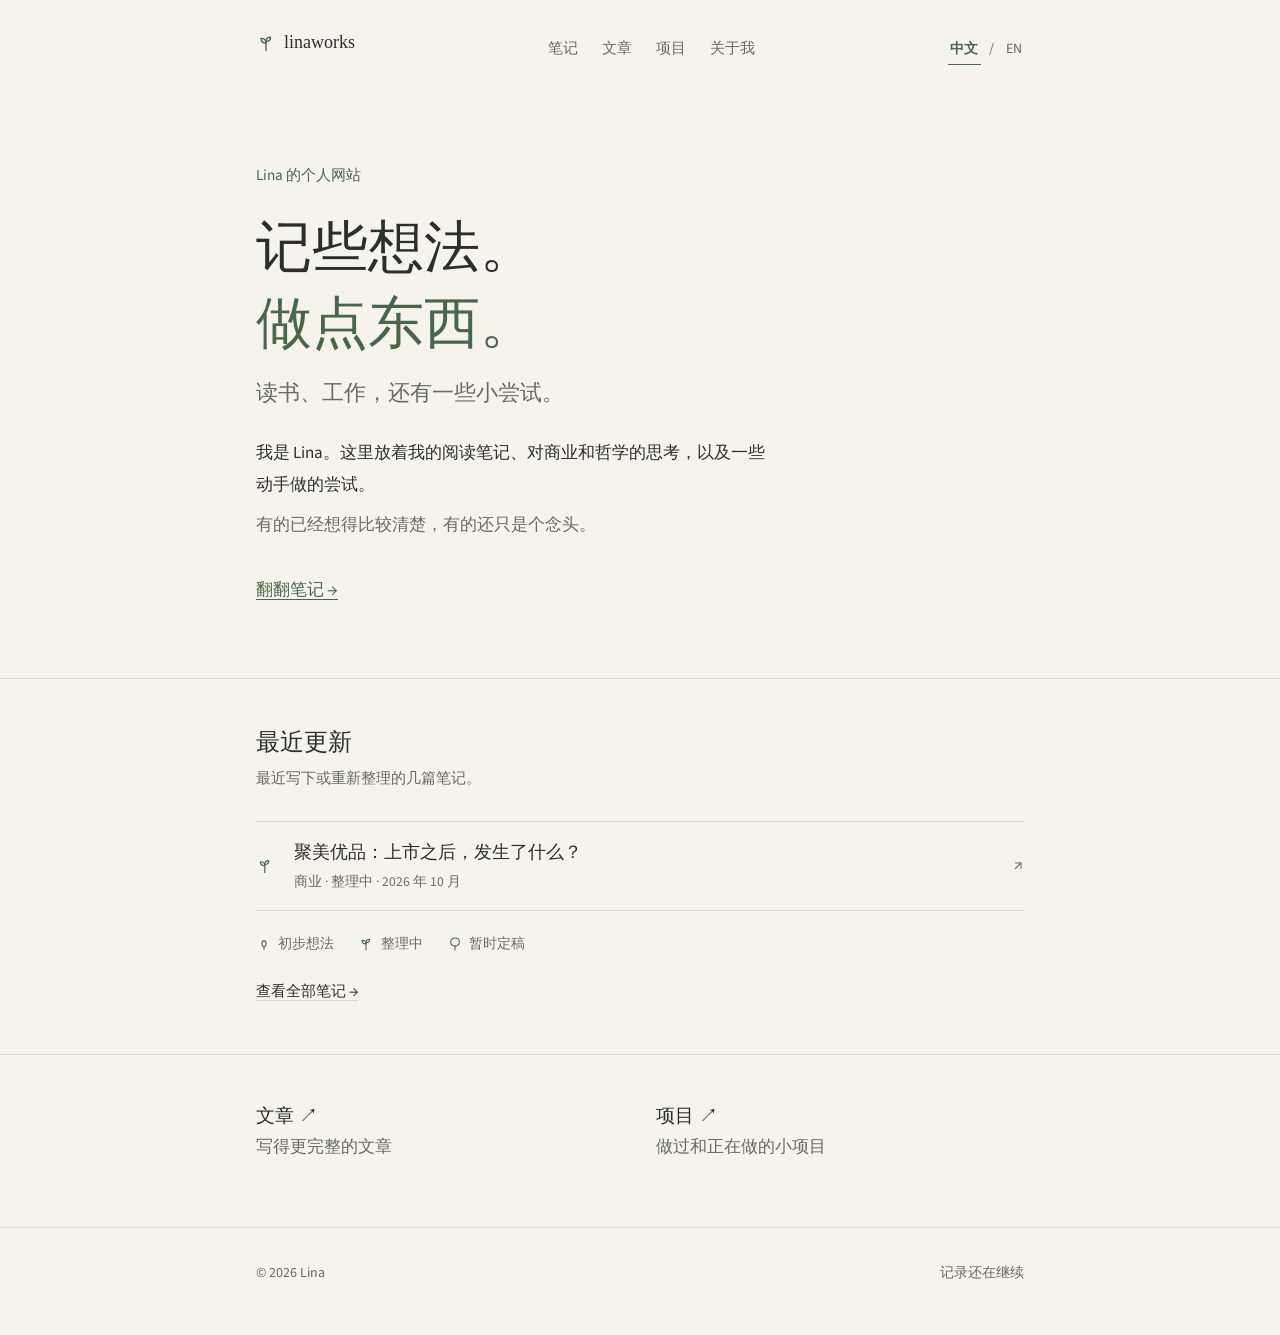
<file: zh/index.html>
<!DOCTYPE html>
<html lang="zh-CN">
<head>
<meta charset="utf-8">
<meta name="viewport" content="width=device-width, initial-scale=1">
<title>linaworks</title>
<meta name="description" content="动手做点东西，做点东西。跟着好奇心，记录与尝试。">
<meta property="og:type" content="website">
<meta property="og:title" content="linaworks">
<meta property="og:description" content="Lina 的阅读笔记、商业观察、哲学思考与个人项目。">
<link rel="canonical" href="https://linaworks.github.io/zh/">
<link rel="preconnect" href="https://fonts.googleapis.com">
<link rel="preconnect" href="https://fonts.gstatic.com" crossorigin>
<link href="https://fonts.googleapis.com/css2?family=Fraunces:opsz,wght@9..144,400;9..144,500&family=Source+Sans+3:ital,wght@0,400;0,500;1,400&display=swap" rel="stylesheet">
<style>:root {
    --bg: #F6F3EC;
    --ink: #2B2F2C;
    --muted: #666A62;
    --green: #4A6648;
    --tint: #E3E9DA;
    --line: #DDD8CB;
    --serif: "Fraunces", Georgia, "Noto Serif SC", "Songti SC", serif;
    --sans: "Source Sans 3", "Segoe UI", system-ui, -apple-system, "PingFang SC", "Microsoft YaHei", "Noto Sans SC", sans-serif;
  }
  * { box-sizing: border-box; }
  html { -webkit-text-size-adjust: 100%; }
  body {
    margin: 0;
    background: var(--bg);
    color: var(--ink);
    font: 400 1.0625rem/1.7 var(--sans);
  }
  a { color: inherit; text-decoration-color: var(--line); text-underline-offset: 0.25em; }
  a:hover { color: var(--green); text-decoration-color: var(--green); }
  a:focus-visible { outline: 2px solid var(--green); outline-offset: 3px; border-radius: 2px; }

  .wrap { max-width: 56rem; margin: 0 auto; padding: 0 clamp(1.5rem, 5vw, 4rem); }

  header { padding: 2rem 0 0; }
  header .wrap { display: flex; justify-content: space-between; align-items: baseline; gap: 1rem; flex-wrap: wrap; }
  .mark { display: inline-flex; align-items: center; gap: 0.5rem; font: 400 1.125rem var(--serif); text-decoration: none; }
  .mark svg { width: 1.25rem; height: 1.25rem; color: var(--green); }
  nav { display: flex; gap: 1.5rem; font-size: 0.95rem; }
  nav a { text-decoration: none; color: var(--muted); }
  nav a:hover, nav a[aria-current] { color: var(--ink); }

  .hero { padding: 6rem 0 4.5rem; }
  .hero .kicker { color: var(--green); font-size: 0.95rem; margin: 0 0 1.25rem; }
  h1 {
    font: 400 clamp(2.25rem, 7vw, 3.5rem)/1.12 var(--serif);
    letter-spacing: -0.02em;
    margin: 0 0 1.75rem;
  }
  h1 span { display: block; }
  h1 { margin-bottom: 1rem; }
  .hero p.line { font: 400 clamp(1.15rem, 3.5vw, 1.4rem)/1.4 var(--serif); color: var(--green); margin: 0 0 1.75rem; }
  .hero p { max-width: 32rem; margin: 0 0 0.5rem; color: var(--ink); }
  .hero p.soft { color: var(--muted); }
  .hero .go { display: inline-block; margin-top: 1.5rem; color: var(--green); text-decoration-color: var(--green); }

  h2 { font: 400 1.5rem/1.3 var(--serif); margin: 0 0 0.35rem; }
  .sub { color: var(--muted); font-size: 0.95rem; margin: 0 0 1.75rem; }

  .garden { padding: 3rem 0; border-top: 1px solid var(--line); }
  .notes { list-style: none; margin: 0; padding: 0; }
  .notes li { border-top: 1px solid var(--line); }
  .notes li:last-child { border-bottom: 1px solid var(--line); }
  .notes a {
    display: grid;
    grid-template-columns: 1.5rem 1fr auto;
    gap: 0.9rem;
    align-items: baseline;
    padding: 0.9rem 0;
    text-decoration: none;
  }
  .notes svg { width: 1.1rem; height: 1.1rem; color: var(--green); align-self: center; }
  .notes .title { font-family: var(--serif); font-size: 1.1rem; }
  .notes .meta { color: var(--muted); font-size: 0.85rem; text-align: right; }
  .notes a:hover .title { color: var(--green); }

  .legend { display: flex; flex-wrap: wrap; gap: 0.5rem 1.5rem; margin: 1.25rem 0 0; padding: 0; list-style: none; color: var(--muted); font-size: 0.875rem; }
  .legend li { display: inline-flex; align-items: center; gap: 0.4rem; }
  .legend svg { width: 1rem; height: 1rem; color: var(--green); }
  .more { margin: 1.25rem 0 0; font-size: 0.95rem; }

  .doors { padding: 3rem 0 4rem; border-top: 1px solid var(--line); }
  .doors dl { margin: 0; display: grid; gap: 1.5rem; }
  .doors dt { font: 400 1.2rem var(--serif); }
  .doors dt a { text-decoration: none; }
  .doors dd { margin: 0.1rem 0 0; color: var(--muted); }

  footer { padding: 2rem 0 3rem; border-top: 1px solid var(--line); color: var(--muted); font-size: 0.875rem; }
  footer .wrap { display: flex; justify-content: space-between; flex-wrap: wrap; gap: 0.5rem 1.5rem; }

  @media (max-width: 30rem) {
    .hero { padding: 4rem 0 3rem; }
    .notes a { grid-template-columns: 1.5rem 1fr; }
    .notes .meta { grid-column: 2; text-align: left; margin-top: -0.4rem; }
  }

  .page { padding: 4.5rem 0 4rem; }
  .page h1 { font-size: clamp(2rem, 6vw, 2.75rem); margin-bottom: 1rem; }
  .page .lede { color: var(--muted); max-width: 32rem; margin: 0 0 2.5rem; }
  .page p { max-width: 34rem; }
  .empty { border: 1px dashed var(--line); border-radius: 6px; padding: 1.5rem; color: var(--muted); max-width: 34rem; }
  .empty p { margin: 0; }

  /* look matched to the reference screenshot */
  .hero h1 span:nth-child(2) { color: var(--green); }
  .hero p.line { font: italic 400 clamp(1.15rem, 3.5vw, 1.4rem)/1.4 var(--serif); color: var(--muted); }
  .notes a { grid-template-columns: 1.5rem 1fr auto; align-items: center; }
  .notes .text { display: block; }
  .notes .title { display: block; }
  .notes .meta { display: block; text-align: left; font-size: 0.85rem; color: var(--muted); }
  .notes .arrow { color: var(--muted); }
  .doors dl { grid-template-columns: 1fr 1fr; gap: 1.5rem 2rem; }
  @media (max-width: 30rem) {
    .notes a { grid-template-columns: 1.5rem 1fr auto; }
    .notes .meta { grid-column: auto; margin-top: 0; }
    .doors dl { grid-template-columns: 1fr; }
  }
</style>
<link rel="alternate" hreflang="en" href="https://linaworks.github.io/">
<link rel="alternate" hreflang="zh-CN" href="https://linaworks.github.io/zh/">
<link rel="alternate" hreflang="x-default" href="https://linaworks.github.io/">
<link rel="stylesheet" href="/assets/bilingual.css">
<meta property="og:url" content="https://linaworks.github.io/zh/">
<meta property="og:locale" content="zh_CN">
</head>
<body>

<!-- Growth-stage icons, reused below -->
<svg width="0" height="0" style="position:absolute" aria-hidden="true">
  <symbol id="seed" viewBox="0 0 24 24" fill="none" stroke="currentColor" stroke-width="1.6" stroke-linecap="round" stroke-linejoin="round">
    <path d="M12 20v-4"/><ellipse cx="12" cy="11.5" rx="3" ry="4.2"/>
  </symbol>
  <symbol id="sprout" viewBox="0 0 24 24" fill="none" stroke="currentColor" stroke-width="1.6" stroke-linecap="round" stroke-linejoin="round">
    <path d="M12 21V11"/><path d="M12 12c0-3.5-2.5-5.5-6-5.5 0 3.5 2.5 5.5 6 5.5z"/><path d="M12 10c0-3 2.2-5 5.5-5 0 3-2.2 5-5.5 5z"/>
  </symbol>
  <symbol id="tree" viewBox="0 0 24 24" fill="none" stroke="currentColor" stroke-width="1.6" stroke-linecap="round" stroke-linejoin="round">
    <path d="M12 21v-6"/><path d="M12 15c-4 0-6.5-2.8-6.5-6.2C5.5 5.4 8.3 3 12 3s6.5 2.4 6.5 5.8c0 3.4-2.5 6.2-6.5 6.2z"/>
  </symbol>
</svg>

<header>
  <div class="wrap">
    <a class="mark" href="/zh/">
      <svg aria-hidden="true"><use href="#sprout"/></svg>
      linaworks
    </a>
    <nav aria-label="主导航">
      <a href="/zh/garden/">笔记</a>
      <a href="/zh/writing/">文章</a>
      <a href="/zh/projects/">项目</a>
      <a href="/zh/about/">关于我</a>
    </nav>
<div class="language-switch" role="navigation" aria-label="语言切换"><a href="/zh/" lang="zh-CN" hreflang="zh-CN" aria-current="page">中文</a><span aria-hidden="true">/</span><a href="/" lang="en" hreflang="en">EN</a></div>
  </div>
</header>

<main>
  <section class="hero">
    <div class="wrap">
      <p class="kicker">Lina 的个人网站</p>
      <h1>
        <span>记些想法。</span>
        <span>做点东西。</span>
      </h1>
      <p class="line">读书、工作，还有一些小尝试。</p>
      <p>我是 Lina。这里放着我的阅读笔记、对商业和哲学的思考，以及一些动手做的尝试。</p>
      <p class="soft">有的已经想得比较清楚，有的还只是个念头。</p>
      <a class="go" href="/zh/garden/">翻翻笔记 →</a>
    </div>
  </section>

  <section class="garden" aria-labelledby="garden-h">
    <div class="wrap">
      <h2 id="garden-h">最近更新</h2>
      <p class="sub">最近写下或重新整理的几篇笔记。</p>

      <!-- Published notes, newest "tended" first -->
      <ul class="notes">
        <li><a href="/zh/garden/jumei/">
          <svg aria-hidden="true"><use href="#sprout"/></svg><span class="text"><span class="title">聚美优品：上市之后，发生了什么？</span><span class="meta">商业 · 整理中 · 2026 年 10 月</span></span><span class="arrow" aria-hidden="true">↗</span>
        </a></li>
      </ul>

      <ul class="legend" aria-label="笔记状态">
        <li><svg aria-hidden="true"><use href="#seed"/></svg>初步想法</li>
        <li><svg aria-hidden="true"><use href="#sprout"/></svg>整理中</li>
        <li><svg aria-hidden="true"><use href="#tree"/></svg>暂时定稿</li>
      </ul>
      <p class="more"><a href="/zh/garden/">查看全部笔记 →</a></p>
    </div>
  </section>

  <section class="doors" aria-label="更多内容">
    <div class="wrap">
      <dl>
        <div>
          <dt><a href="/zh/writing/">文章 ↗</a></dt>
          <dd>写得更完整的文章</dd>
        </div>
        <div>
          <dt><a href="/zh/projects/">项目 ↗</a></dt>
          <dd>做过和正在做的小项目</dd>
        </div>
      </dl>
    </div>
  </section>
</main>

<footer>
  <div class="wrap">
    <span>© 2026 Lina</span>
    <span>记录还在继续</span>
  </div>
</footer>

</body>
</html>
</file>
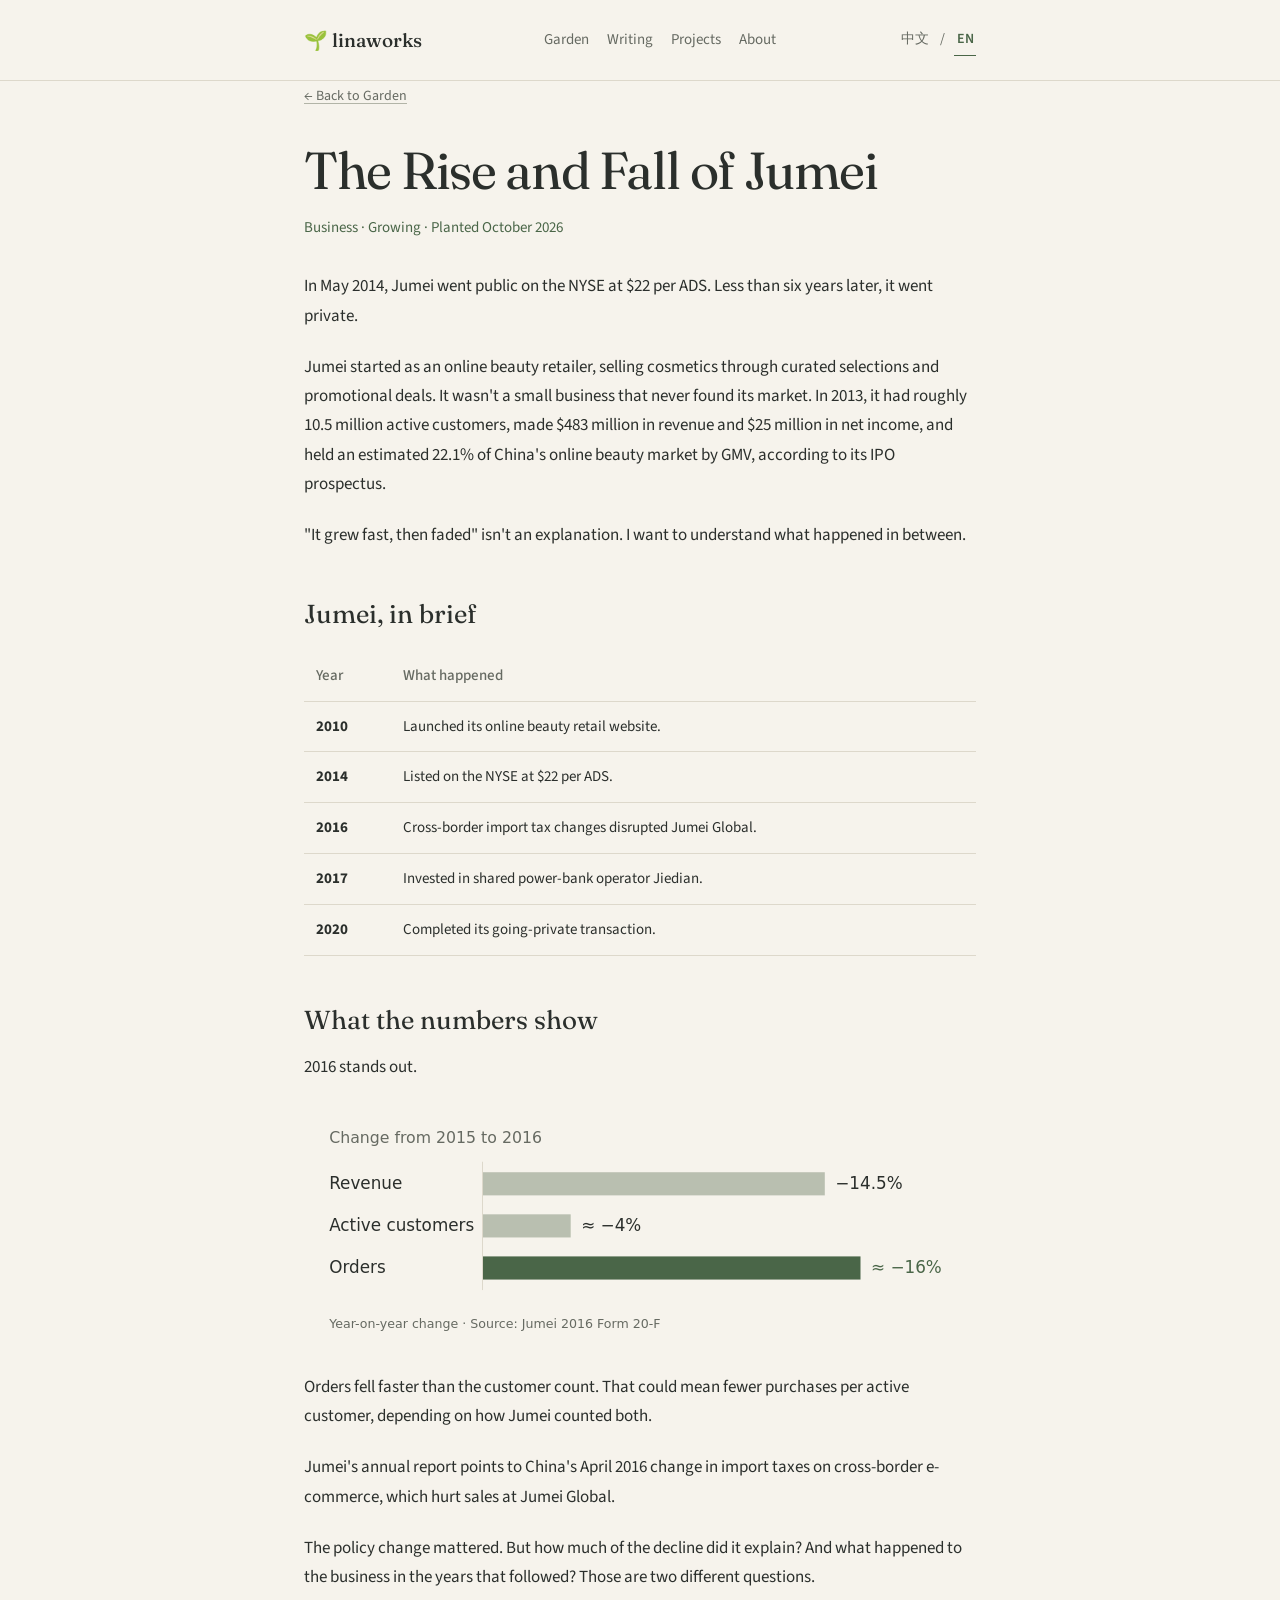
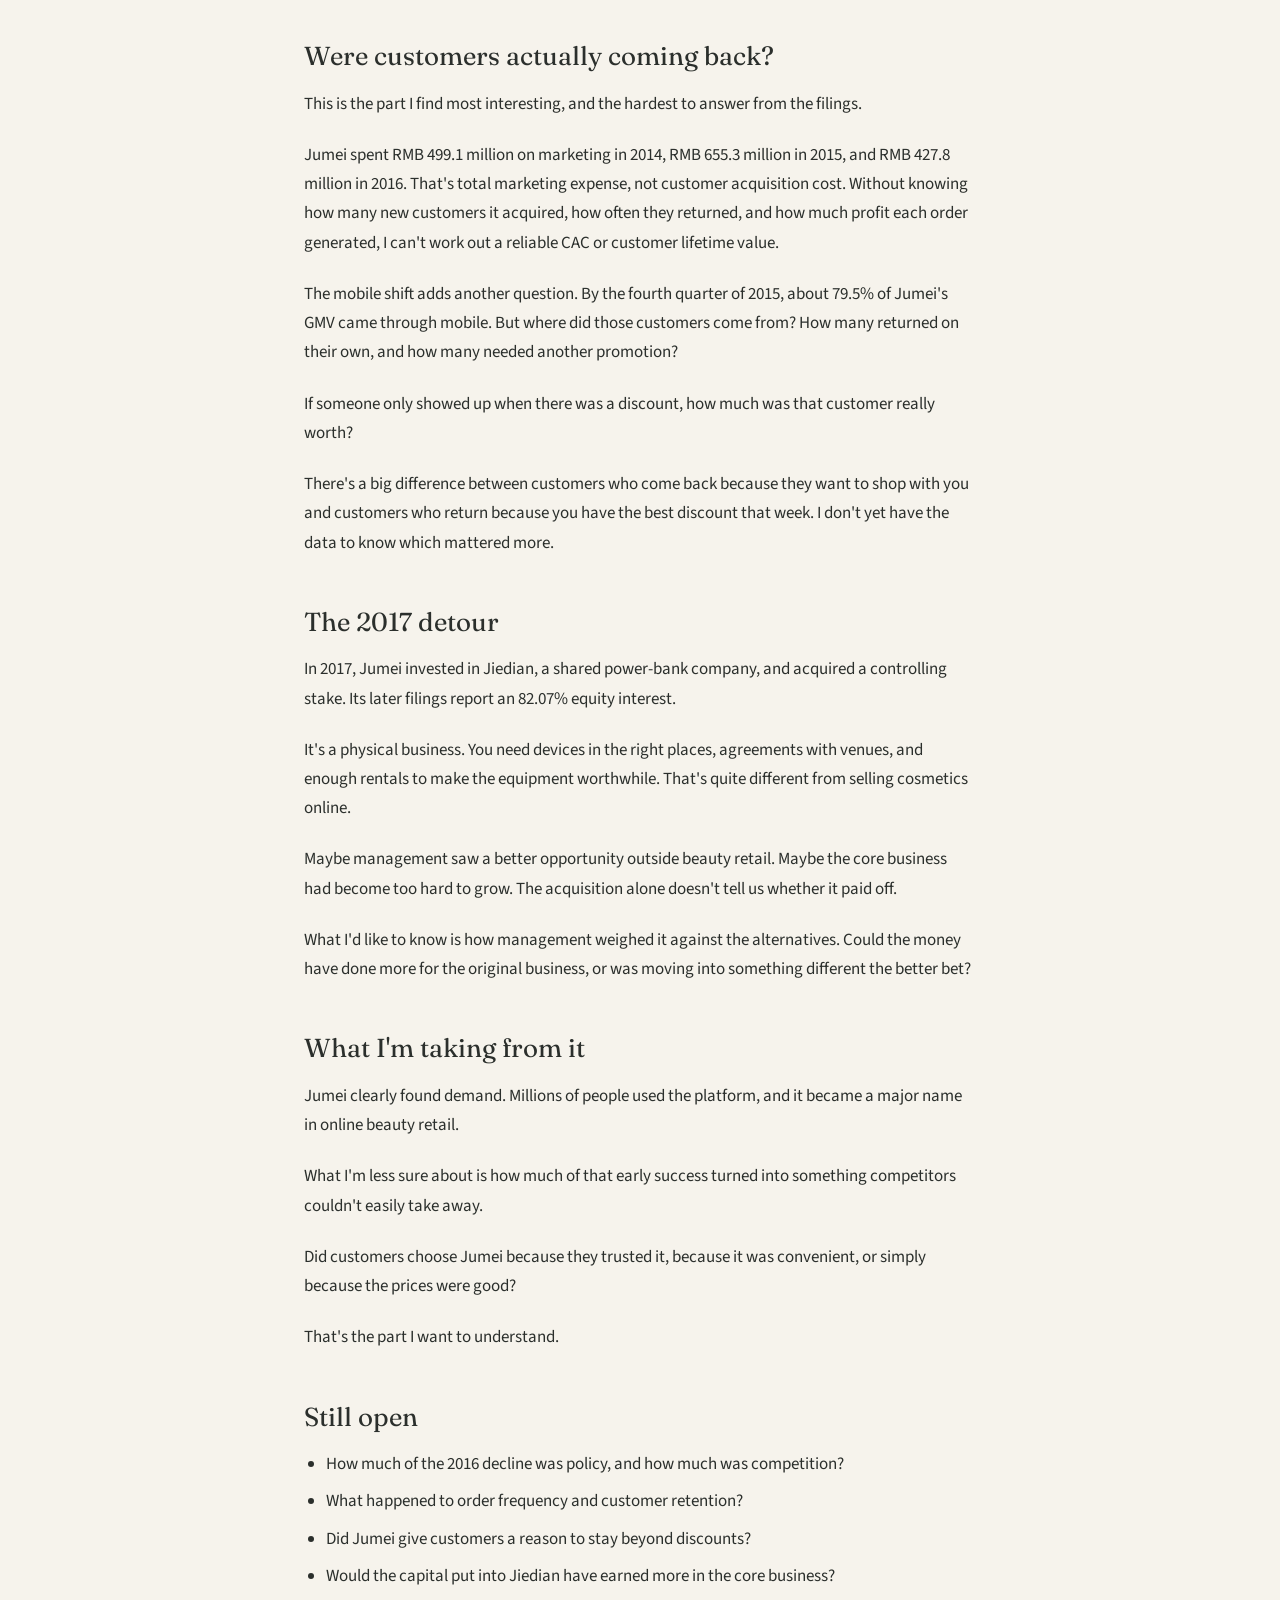
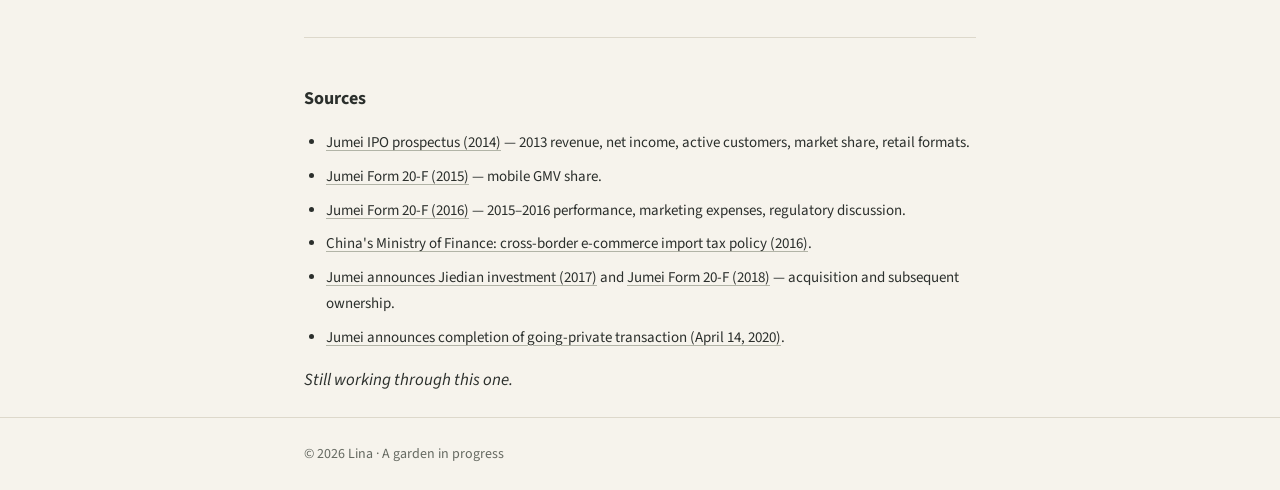
<file: garden/jumei/index.html>
<!DOCTYPE html>
<html lang="en"><head><meta charset="utf-8"><meta name="viewport" content="width=device-width, initial-scale=1">
<title>The Rise and Fall of Jumei · linaworks</title><meta name="description" content="A working note on Jumei's growth, 2016 slowdown, customer retention, and its investment in Jiedian.">
<link rel="canonical" href="https://linaworks.github.io/garden/jumei/">
<meta property="og:type" content="article">
<meta property="og:title" content="The Rise and Fall of Jumei · linaworks">
<meta property="og:description" content="A working note on Jumei's growth, 2016 slowdown, customer retention, and its investment in Jiedian.">
<meta property="og:url" content="https://linaworks.github.io/garden/jumei/">
<meta property="og:site_name" content="linaworks">
<link rel="preconnect" href="https://fonts.googleapis.com"><link rel="preconnect" href="https://fonts.gstatic.com" crossorigin>
<link href="https://fonts.googleapis.com/css2?family=Fraunces:opsz,wght@9..144,400;9..144,500&family=Source+Sans+3:ital,wght@0,400;0,500;1,400&display=swap" rel="stylesheet">
<style>:root{--bg:#F6F3EC;--ink:#2B2F2C;--muted:#666A62;--green:#4A6648;--line:#DDD8CB;--serif:Fraunces,Georgia,serif;--sans:'Source Sans 3',system-ui,sans-serif}*{box-sizing:border-box}body{margin:0;background:var(--bg);color:var(--ink);font:400 17px/1.72 var(--sans)}.wrap{max-width:720px;padding:0 24px;margin:0 auto}header{border-bottom:1px solid var(--line);padding:24px 0}header .wrap{display:flex;align-items:center;justify-content:space-between;gap:16px;flex-wrap:wrap}nav{display:flex;gap:18px;flex-wrap:wrap;font-size:15px}a{color:inherit;text-underline-offset:3px;text-decoration-color:#b2b4a7}a:hover{color:var(--green)}.brand{font:500 19px var(--serif);text-decoration:none}nav a{text-decoration:none;color:var(--muted)}main{padding:64px 0 84px}h1,h2{font-family:var(--serif);font-weight:400;line-height:1.25}h1{font-size:clamp(35px,6vw,52px);letter-spacing:-.025em;margin:0 0 12px}h2{font-size:26px;margin:48px 0 17px}h3{font-size:18px;margin:42px 0 10px}p{margin:0 0 22px}.meta{color:var(--green);font-size:15px;margin-bottom:32px}.back{font-size:14px;color:var(--muted);display:inline-block;margin-bottom:30px}table{border-collapse:collapse;width:100%;font-size:15px;margin:20px 0 34px}td,th{padding:12px;border-bottom:1px solid var(--line);text-align:left;vertical-align:top}th{color:var(--muted);font-weight:500}figure.chart{margin:25px 0 24px}figure.chart img{display:block;width:100%;height:auto}ul{padding-left:22px}li{margin-bottom:8px}hr{border:0;border-top:1px solid var(--line);margin:46px 0}.content h3{font-family:var(--sans)}.content h3+ul{font-size:15px}footer{border-top:1px solid var(--line);padding:24px 0;color:var(--muted);font-size:14px}@media(max-width:480px){main{padding-top:38px}figure.chart img{width:100%}h2{font-size:24px}}</style><link rel="alternate" hreflang="en" href="https://linaworks.github.io/garden/jumei/">
<link rel="alternate" hreflang="zh-CN" href="https://linaworks.github.io/zh/garden/jumei/">
<link rel="alternate" hreflang="x-default" href="https://linaworks.github.io/garden/jumei/">
<link rel="stylesheet" href="/assets/bilingual.css">
<meta property="og:locale" content="en_US">
</head>
<body><header><div class="wrap"><a class="brand" href="/">🌱 linaworks</a><nav aria-label="Main navigation"><a href="/garden/" aria-current="page">Garden</a><a href="/writing/">Writing</a><a href="/projects/">Projects</a><a href="/about/">About</a></nav>
<div class="language-switch" role="navigation" aria-label="Language"><a href="/zh/garden/jumei/" lang="zh-CN" hreflang="zh-CN">中文</a><span aria-hidden="true">/</span><a href="/garden/jumei/" lang="en" hreflang="en" aria-current="page">EN</a></div></div></header>
<main class="wrap"><a href="/garden/" class="back">← Back to Garden</a><h1>The Rise and Fall of Jumei</h1><p class="meta">Business · Growing · Planted October 2026</p><article class="content">
<p>In May 2014, Jumei went public on the NYSE at $22 per ADS. Less than six years later, it went private.</p>
<p>Jumei started as an online beauty retailer, selling cosmetics through curated selections and promotional deals. It wasn't a small business that never found its market. In 2013, it had roughly 10.5 million active customers, made $483 million in revenue and $25 million in net income, and held an estimated 22.1% of China's online beauty market by GMV, according to its IPO prospectus.</p>
<p>&quot;It grew fast, then faded&quot; isn't an explanation. I want to understand what happened in between.</p>
<h2>Jumei, in brief</h2>
<table><thead><tr><th style="text-align:left">Year</th><th style="text-align:left">What happened</th></tr></thead>
<tbody><tr><td><strong>2010</strong></td><td>Launched its online beauty retail website.</td></tr><tr><td><strong>2014</strong></td><td>Listed on the NYSE at $22 per ADS.</td></tr><tr><td><strong>2016</strong></td><td>Cross-border import tax changes disrupted Jumei Global.</td></tr><tr><td><strong>2017</strong></td><td>Invested in shared power-bank operator Jiedian.</td></tr><tr><td><strong>2020</strong></td><td>Completed its going-private transaction.</td></tr></tbody></table>
<h2>What the numbers show</h2><p>2016 stands out.</p>
<figure class="chart"><picture><source media="(max-width: 480px)" srcset="/garden/jumei/jumei-2016-change-mobile.svg"><img src="/garden/jumei/jumei-2016-change.svg" width="640" height="230" alt="Jumei's year-on-year change from 2015 to 2016: revenue −14.5%, active customers about −4%, orders about −16%. Source: Jumei 2016 Form 20-F." /></picture></figure>
<p>Orders fell faster than the customer count. That could mean fewer purchases per active customer, depending on how Jumei counted both.</p>
<p>Jumei's annual report points to China's April 2016 change in import taxes on cross-border e-commerce, which hurt sales at Jumei Global.</p>
<p>The policy change mattered. But how much of the decline did it explain? And what happened to the business in the years that followed? Those are two different questions.</p>
<h2>Were customers actually coming back?</h2>
<p>This is the part I find most interesting, and the hardest to answer from the filings.</p>
<p>Jumei spent RMB 499.1 million on marketing in 2014, RMB 655.3 million in 2015, and RMB 427.8 million in 2016. That's total marketing expense, not customer acquisition cost. Without knowing how many new customers it acquired, how often they returned, and how much profit each order generated, I can't work out a reliable CAC or customer lifetime value.</p>
<p>The mobile shift adds another question. By the fourth quarter of 2015, about 79.5% of Jumei's GMV came through mobile. But where did those customers come from? How many returned on their own, and how many needed another promotion?</p>
<p>If someone only showed up when there was a discount, how much was that customer really worth?</p>
<p>There's a big difference between customers who come back because they want to shop with you and customers who return because you have the best discount that week. I don't yet have the data to know which mattered more.</p>
<h2>The 2017 detour</h2>
<p>In 2017, Jumei invested in Jiedian, a shared power-bank company, and acquired a controlling stake. Its later filings report an 82.07% equity interest.</p>
<p>It's a physical business. You need devices in the right places, agreements with venues, and enough rentals to make the equipment worthwhile. That's quite different from selling cosmetics online.</p>
<p>Maybe management saw a better opportunity outside beauty retail. Maybe the core business had become too hard to grow. The acquisition alone doesn't tell us whether it paid off.</p>
<p>What I'd like to know is how management weighed it against the alternatives. Could the money have done more for the original business, or was moving into something different the better bet?</p>
<h2>What I'm taking from it</h2>
<p>Jumei clearly found demand. Millions of people used the platform, and it became a major name in online beauty retail.</p>
<p>What I'm less sure about is how much of that early success turned into something competitors couldn't easily take away.</p>
<p>Did customers choose Jumei because they trusted it, because it was convenient, or simply because the prices were good?</p>
<p>That's the part I want to understand.</p>
<h2>Still open</h2>
<ul><li>How much of the 2016 decline was policy, and how much was competition?</li><li>What happened to order frequency and customer retention?</li><li>Did Jumei give customers a reason to stay beyond discounts?</li><li>Would the capital put into Jiedian have earned more in the core business?</li></ul>
<hr /><h3>Sources</h3>
<ul><li><a href="https://www.sec.gov/Archives/edgar/data/1597680/000119312514194760/d650703df1a.htm">Jumei IPO prospectus (2014)</a> — 2013 revenue, net income, active customers, market share, retail formats.</li>
<li><a href="https://www.sec.gov/Archives/edgar/data/1597680/000114420416097780/v437326_20f.htm">Jumei Form 20-F (2015)</a> — mobile GMV share.</li>
<li><a href="https://www.sec.gov/Archives/edgar/data/1597680/000110465917028115/a17-1825_120f.htm">Jumei Form 20-F (2016)</a> — 2015–2016 performance, marketing expenses, regulatory discussion.</li>
<li><a href="https://m.mof.gov.cn/czxw/201603/t20160324_1922972.htm">China's Ministry of Finance: cross-border e-commerce import tax policy (2016)</a>.</li>
<li><a href="https://www.sec.gov/Archives/edgar/data/1597680/000110465917030052/a17-12545_1ex99d1.htm">Jumei announces Jiedian investment (2017)</a> and <a href="https://www.sec.gov/Archives/edgar/data/1597680/000114420419022364/tv519073_20f.htm">Jumei Form 20-F (2018)</a> — acquisition and subsequent ownership.</li>
<li><a href="https://www.sec.gov/Archives/edgar/data/1597680/000110465920046550/tm2015835d2_ex99-1.htm">Jumei announces completion of going-private transaction (April 14, 2020)</a>.</li></ul>
<p><em>Still working through this one.</em></p>
</article></main><footer><div class="wrap">© 2026 Lina · A garden in progress</div></footer></body></html>
</file>
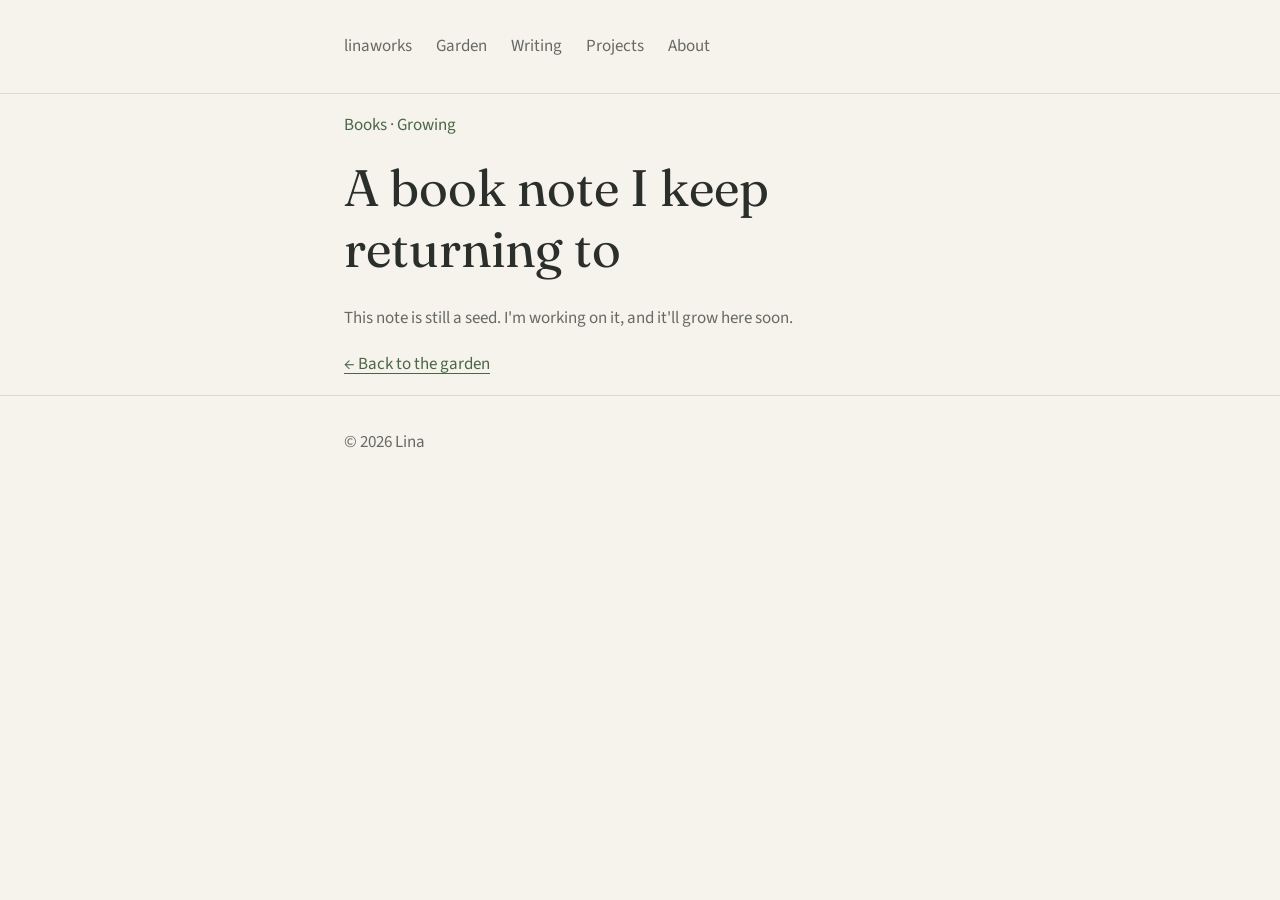
<file: garden/note-one/index.html>
<!doctype html><html lang="en"><head><meta charset="utf-8"><meta name="viewport" content="width=device-width, initial-scale=1"><title>A book note I keep returning to · linaworks</title><meta name="robots" content="noindex"><link rel="preconnect" href="https://fonts.googleapis.com"><link rel="preconnect" href="https://fonts.gstatic.com" crossorigin><link href="https://fonts.googleapis.com/css2?family=Fraunces:opsz,wght@9..144,400&family=Source+Sans+3:wght@400;500&display=swap" rel="stylesheet"><style>:root{--bg:#F6F3EC;--ink:#2B2F2C;--muted:#666A62;--green:#4A6648;--line:#DDD8CB}*{box-sizing:border-box}body{background:var(--bg);color:var(--ink);font:1.0625rem/1.7 "Source Sans 3",sans-serif;margin:0}.wrap{max-width:40rem;margin:auto;padding:0 1.5rem}header{padding:2rem 0;border-bottom:1px solid var(--line)}a{color:var(--green);text-underline-offset:.25em}nav{display:flex;gap:1.5rem;flex-wrap:wrap}nav a{color:var(--muted);text-decoration:none}h1{font:400 clamp(2rem,7vw,3.2rem)/1.2 Fraunces,Georgia,serif;margin:0 0 1.5rem}main{padding:5rem 0 8rem}.meta{color:var(--green)}.notice{color:var(--muted)}footer{padding:2rem 0;border-top:1px solid var(--line);color:var(--muted)}</style></head><body><header><div class="wrap"><nav><a href="/">linaworks</a><a href="/garden/">Garden</a><a href="/writing/">Writing</a><a href="/projects/">Projects</a><a href="/about/">About</a></nav></div></header><main class="wrap"><p class="meta">Books · Growing</p><h1>A book note I keep returning to</h1><p class="notice">This note is still a seed. I'm working on it, and it'll grow here soon.</p><p><a href="/garden/">← Back to the garden</a></p></main><footer><div class="wrap">© 2026 Lina</div></footer></body></html>
</file>
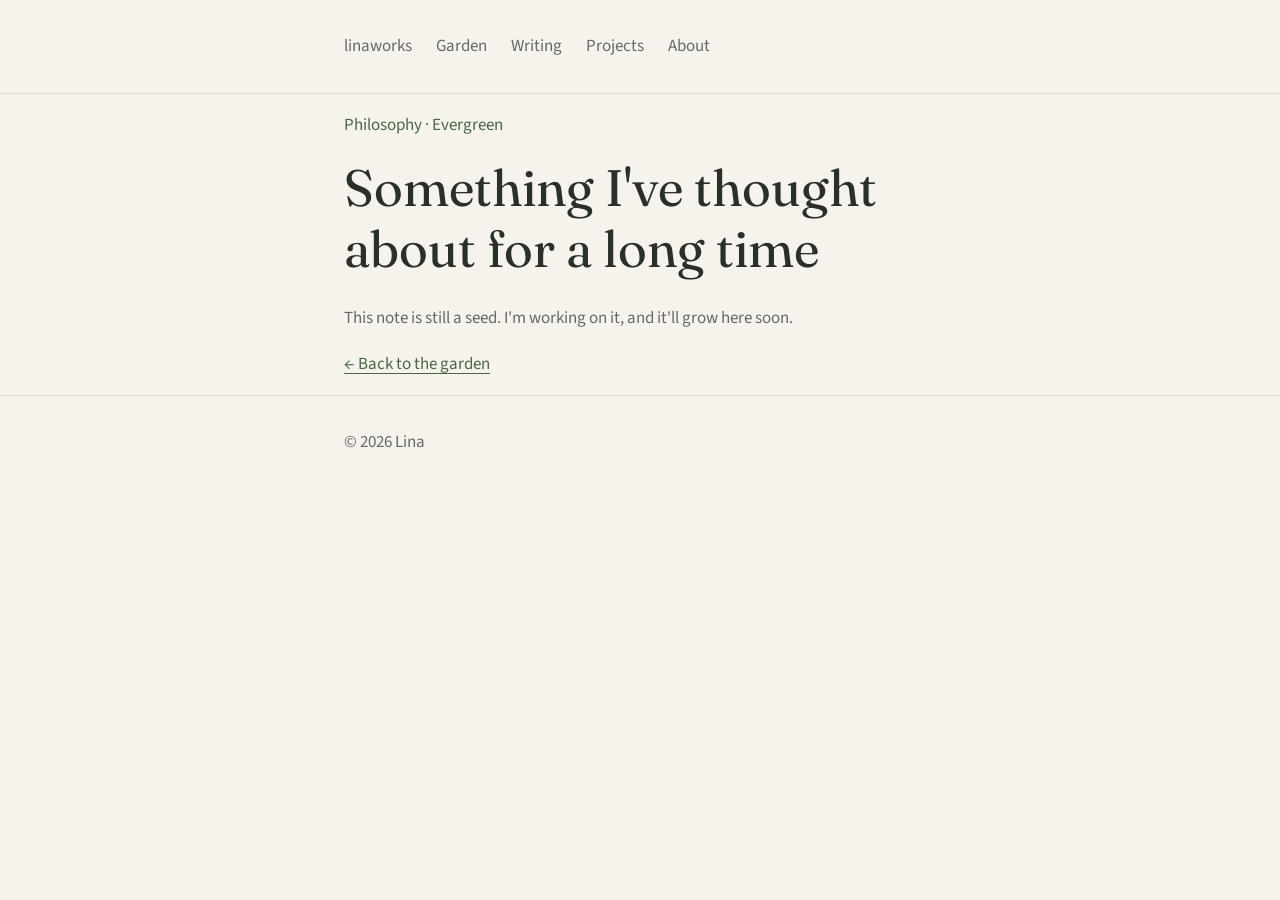
<file: garden/note-three/index.html>
<!doctype html><html lang="en"><head><meta charset="utf-8"><meta name="viewport" content="width=device-width, initial-scale=1"><title>Something I&#x27;ve thought about for a long time · linaworks</title><meta name="robots" content="noindex"><link rel="preconnect" href="https://fonts.googleapis.com"><link rel="preconnect" href="https://fonts.gstatic.com" crossorigin><link href="https://fonts.googleapis.com/css2?family=Fraunces:opsz,wght@9..144,400&family=Source+Sans+3:wght@400;500&display=swap" rel="stylesheet"><style>:root{--bg:#F6F3EC;--ink:#2B2F2C;--muted:#666A62;--green:#4A6648;--line:#DDD8CB}*{box-sizing:border-box}body{background:var(--bg);color:var(--ink);font:1.0625rem/1.7 "Source Sans 3",sans-serif;margin:0}.wrap{max-width:40rem;margin:auto;padding:0 1.5rem}header{padding:2rem 0;border-bottom:1px solid var(--line)}a{color:var(--green);text-underline-offset:.25em}nav{display:flex;gap:1.5rem;flex-wrap:wrap}nav a{color:var(--muted);text-decoration:none}h1{font:400 clamp(2rem,7vw,3.2rem)/1.2 Fraunces,Georgia,serif;margin:0 0 1.5rem}main{padding:5rem 0 8rem}.meta{color:var(--green)}.notice{color:var(--muted)}footer{padding:2rem 0;border-top:1px solid var(--line);color:var(--muted)}</style></head><body><header><div class="wrap"><nav><a href="/">linaworks</a><a href="/garden/">Garden</a><a href="/writing/">Writing</a><a href="/projects/">Projects</a><a href="/about/">About</a></nav></div></header><main class="wrap"><p class="meta">Philosophy · Evergreen</p><h1>Something I&#x27;ve thought about for a long time</h1><p class="notice">This note is still a seed. I'm working on it, and it'll grow here soon.</p><p><a href="/garden/">← Back to the garden</a></p></main><footer><div class="wrap">© 2026 Lina</div></footer></body></html>
</file>
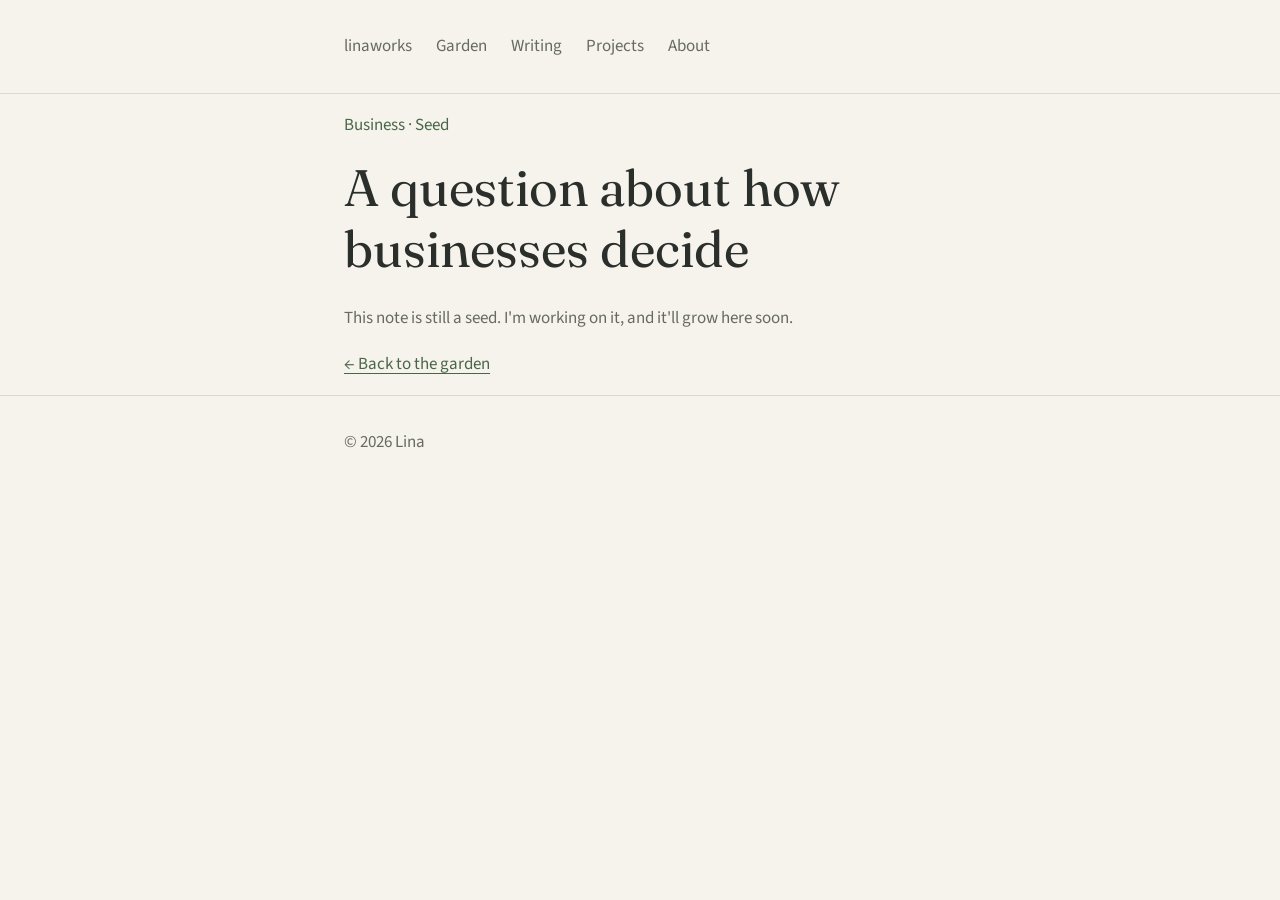
<file: garden/note-two/index.html>
<!doctype html><html lang="en"><head><meta charset="utf-8"><meta name="viewport" content="width=device-width, initial-scale=1"><title>A question about how businesses decide · linaworks</title><meta name="robots" content="noindex"><link rel="preconnect" href="https://fonts.googleapis.com"><link rel="preconnect" href="https://fonts.gstatic.com" crossorigin><link href="https://fonts.googleapis.com/css2?family=Fraunces:opsz,wght@9..144,400&family=Source+Sans+3:wght@400;500&display=swap" rel="stylesheet"><style>:root{--bg:#F6F3EC;--ink:#2B2F2C;--muted:#666A62;--green:#4A6648;--line:#DDD8CB}*{box-sizing:border-box}body{background:var(--bg);color:var(--ink);font:1.0625rem/1.7 "Source Sans 3",sans-serif;margin:0}.wrap{max-width:40rem;margin:auto;padding:0 1.5rem}header{padding:2rem 0;border-bottom:1px solid var(--line)}a{color:var(--green);text-underline-offset:.25em}nav{display:flex;gap:1.5rem;flex-wrap:wrap}nav a{color:var(--muted);text-decoration:none}h1{font:400 clamp(2rem,7vw,3.2rem)/1.2 Fraunces,Georgia,serif;margin:0 0 1.5rem}main{padding:5rem 0 8rem}.meta{color:var(--green)}.notice{color:var(--muted)}footer{padding:2rem 0;border-top:1px solid var(--line);color:var(--muted)}</style></head><body><header><div class="wrap"><nav><a href="/">linaworks</a><a href="/garden/">Garden</a><a href="/writing/">Writing</a><a href="/projects/">Projects</a><a href="/about/">About</a></nav></div></header><main class="wrap"><p class="meta">Business · Seed</p><h1>A question about how businesses decide</h1><p class="notice">This note is still a seed. I'm working on it, and it'll grow here soon.</p><p><a href="/garden/">← Back to the garden</a></p></main><footer><div class="wrap">© 2026 Lina</div></footer></body></html>
</file>
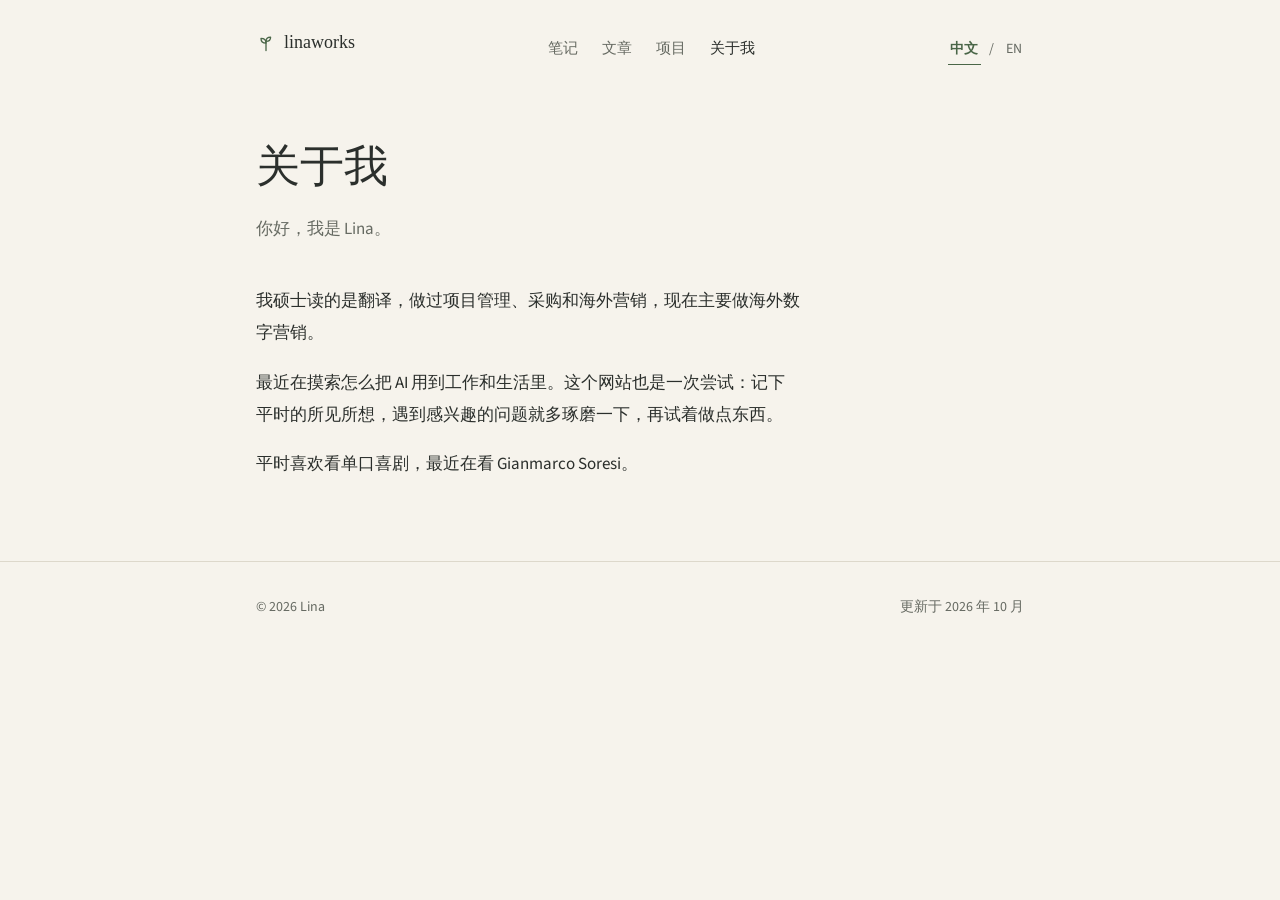
<file: zh/about/index.html>
<!DOCTYPE html>
<html lang="zh-CN">
<head>
<meta charset="utf-8">
<meta name="viewport" content="width=device-width, initial-scale=1">
<title>关于我 · linaworks</title>
<meta name="description" content="关于 Lina：翻译背景，现从事海外数字营销，也在尝试用 AI 做点东西。">
<meta property="og:type" content="website">
<meta property="og:title" content="关于我 · linaworks">
<meta property="og:description" content="关于 Lina：翻译背景，现从事海外数字营销，也在尝试用 AI 做点东西。">
<link rel="canonical" href="https://linaworks.github.io/zh/about/">
<link rel="preconnect" href="https://fonts.googleapis.com">
<link rel="preconnect" href="https://fonts.gstatic.com" crossorigin>
<link href="https://fonts.googleapis.com/css2?family=Fraunces:opsz,wght@9..144,400;9..144,500&family=Source+Sans+3:ital,wght@0,400;0,500;1,400&display=swap" rel="stylesheet">
<style>:root {
    --bg: #F6F3EC;
    --ink: #2B2F2C;
    --muted: #666A62;
    --green: #4A6648;
    --tint: #E3E9DA;
    --line: #DDD8CB;
    --serif: "Fraunces", Georgia, "Noto Serif SC", "Songti SC", serif;
    --sans: "Source Sans 3", "Segoe UI", system-ui, -apple-system, "PingFang SC", "Microsoft YaHei", "Noto Sans SC", sans-serif;
  }
  * { box-sizing: border-box; }
  html { -webkit-text-size-adjust: 100%; }
  body {
    margin: 0;
    background: var(--bg);
    color: var(--ink);
    font: 400 1.0625rem/1.7 var(--sans);
  }
  a { color: inherit; text-decoration-color: var(--line); text-underline-offset: 0.25em; }
  a:hover { color: var(--green); text-decoration-color: var(--green); }
  a:focus-visible { outline: 2px solid var(--green); outline-offset: 3px; border-radius: 2px; }

  .wrap { max-width: 56rem; margin: 0 auto; padding: 0 clamp(1.5rem, 5vw, 4rem); }

  header { padding: 2rem 0 0; }
  header .wrap { display: flex; justify-content: space-between; align-items: baseline; gap: 1rem; flex-wrap: wrap; }
  .mark { display: inline-flex; align-items: center; gap: 0.5rem; font: 400 1.125rem var(--serif); text-decoration: none; }
  .mark svg { width: 1.25rem; height: 1.25rem; color: var(--green); }
  nav { display: flex; gap: 1.5rem; font-size: 0.95rem; }
  nav a { text-decoration: none; color: var(--muted); }
  nav a:hover, nav a[aria-current] { color: var(--ink); }

  .hero { padding: 6rem 0 4.5rem; }
  .hero .kicker { color: var(--green); font-size: 0.95rem; margin: 0 0 1.25rem; }
  h1 {
    font: 400 clamp(2.25rem, 7vw, 3.5rem)/1.12 var(--serif);
    letter-spacing: -0.02em;
    margin: 0 0 1.75rem;
  }
  h1 span { display: block; }
  h1 { margin-bottom: 1rem; }
  .hero p.line { font: 400 clamp(1.15rem, 3.5vw, 1.4rem)/1.4 var(--serif); color: var(--green); margin: 0 0 1.75rem; }
  .hero p { max-width: 32rem; margin: 0 0 0.5rem; color: var(--ink); }
  .hero p.soft { color: var(--muted); }
  .hero .go { display: inline-block; margin-top: 1.5rem; color: var(--green); text-decoration-color: var(--green); }

  h2 { font: 400 1.5rem/1.3 var(--serif); margin: 0 0 0.35rem; }
  .sub { color: var(--muted); font-size: 0.95rem; margin: 0 0 1.75rem; }

  .garden { padding: 3rem 0; border-top: 1px solid var(--line); }
  .notes { list-style: none; margin: 0; padding: 0; }
  .notes li { border-top: 1px solid var(--line); }
  .notes li:last-child { border-bottom: 1px solid var(--line); }
  .notes a {
    display: grid;
    grid-template-columns: 1.5rem 1fr auto;
    gap: 0.9rem;
    align-items: baseline;
    padding: 0.9rem 0;
    text-decoration: none;
  }
  .notes svg { width: 1.1rem; height: 1.1rem; color: var(--green); align-self: center; }
  .notes .title { font-family: var(--serif); font-size: 1.1rem; }
  .notes .meta { color: var(--muted); font-size: 0.85rem; text-align: right; }
  .notes a:hover .title { color: var(--green); }

  .legend { display: flex; flex-wrap: wrap; gap: 0.5rem 1.5rem; margin: 1.25rem 0 0; padding: 0; list-style: none; color: var(--muted); font-size: 0.875rem; }
  .legend li { display: inline-flex; align-items: center; gap: 0.4rem; }
  .legend svg { width: 1rem; height: 1rem; color: var(--green); }
  .more { margin: 1.25rem 0 0; font-size: 0.95rem; }

  .doors { padding: 3rem 0 4rem; border-top: 1px solid var(--line); }
  .doors dl { margin: 0; display: grid; gap: 1.5rem; }
  .doors dt { font: 400 1.2rem var(--serif); }
  .doors dt a { text-decoration: none; }
  .doors dd { margin: 0.1rem 0 0; color: var(--muted); }

  footer { padding: 2rem 0 3rem; border-top: 1px solid var(--line); color: var(--muted); font-size: 0.875rem; }
  footer .wrap { display: flex; justify-content: space-between; flex-wrap: wrap; gap: 0.5rem 1.5rem; }

  @media (max-width: 30rem) {
    .hero { padding: 4rem 0 3rem; }
    .notes a { grid-template-columns: 1.5rem 1fr; }
    .notes .meta { grid-column: 2; text-align: left; margin-top: -0.4rem; }
  }

  .page { padding: 4.5rem 0 4rem; }
  .page h1 { font-size: clamp(2rem, 6vw, 2.75rem); margin-bottom: 1rem; }
  .page .lede { color: var(--muted); max-width: 32rem; margin: 0 0 2.5rem; }
  .page p { max-width: 34rem; }
  .empty { border: 1px dashed var(--line); border-radius: 6px; padding: 1.5rem; color: var(--muted); max-width: 34rem; }
  .empty p { margin: 0; }

  /* look matched to the reference screenshot */
  .hero h1 span:nth-child(2) { color: var(--green); }
  .hero p.line { font: italic 400 clamp(1.15rem, 3.5vw, 1.4rem)/1.4 var(--serif); color: var(--muted); }
  .notes a { grid-template-columns: 1.5rem 1fr auto; align-items: center; }
  .notes .text { display: block; }
  .notes .title { display: block; }
  .notes .meta { display: block; text-align: left; font-size: 0.85rem; color: var(--muted); }
  .notes .arrow { color: var(--muted); }
  .doors dl { grid-template-columns: 1fr 1fr; gap: 1.5rem 2rem; }
  @media (max-width: 30rem) {
    .notes a { grid-template-columns: 1.5rem 1fr auto; }
    .notes .meta { grid-column: auto; margin-top: 0; }
    .doors dl { grid-template-columns: 1fr; }
  }
</style>
<link rel="alternate" hreflang="en" href="https://linaworks.github.io/about/">
<link rel="alternate" hreflang="zh-CN" href="https://linaworks.github.io/zh/about/">
<link rel="alternate" hreflang="x-default" href="https://linaworks.github.io/about/">
<link rel="stylesheet" href="/assets/bilingual.css">
<meta property="og:url" content="https://linaworks.github.io/zh/about/">
<meta property="og:locale" content="zh_CN">
</head>
<body>
<svg width="0" height="0" style="position:absolute" aria-hidden="true">
  <symbol id="seed" viewBox="0 0 24 24" fill="none" stroke="currentColor" stroke-width="1.6" stroke-linecap="round" stroke-linejoin="round">
    <path d="M12 20v-4"/><ellipse cx="12" cy="11.5" rx="3" ry="4.2"/>
  </symbol>
  <symbol id="sprout" viewBox="0 0 24 24" fill="none" stroke="currentColor" stroke-width="1.6" stroke-linecap="round" stroke-linejoin="round">
    <path d="M12 21V11"/><path d="M12 12c0-3.5-2.5-5.5-6-5.5 0 3.5 2.5 5.5 6 5.5z"/><path d="M12 10c0-3 2.2-5 5.5-5 0 3-2.2 5-5.5 5z"/>
  </symbol>
  <symbol id="tree" viewBox="0 0 24 24" fill="none" stroke="currentColor" stroke-width="1.6" stroke-linecap="round" stroke-linejoin="round">
    <path d="M12 21v-6"/><path d="M12 15c-4 0-6.5-2.8-6.5-6.2C5.5 5.4 8.3 3 12 3s6.5 2.4 6.5 5.8c0 3.4-2.5 6.2-6.5 6.2z"/>
  </symbol>
</svg>
<header>
  <div class="wrap">
    <a class="mark" href="/zh/"><svg aria-hidden="true"><use href="#sprout"/></svg>linaworks</a>
    <nav aria-label="主导航"><a href="/zh/garden/">笔记</a><a href="/zh/writing/">文章</a><a href="/zh/projects/">项目</a><a href="/zh/about/" aria-current="page">关于我</a></nav>
<div class="language-switch" role="navigation" aria-label="语言切换"><a href="/zh/about/" lang="zh-CN" hreflang="zh-CN" aria-current="page">中文</a><span aria-hidden="true">/</span><a href="/about/" lang="en" hreflang="en">EN</a></div>
  </div>
</header>
<main class="page">
  <div class="wrap">
    <h1>关于我</h1>
    <p class="lede">你好，我是 Lina。</p>
    <p>我硕士读的是翻译，做过项目管理、采购和海外营销，现在主要做海外数字营销。</p>
    <p>最近在摸索怎么把 AI 用到工作和生活里。这个网站也是一次尝试：记下平时的所见所想，遇到感兴趣的问题就多琢磨一下，再试着做点东西。</p>
    <p>平时喜欢看单口喜剧，最近在看 Gianmarco Soresi。</p>
  </div>
</main>
<footer>
  <div class="wrap">
    <span>© 2026 Lina</span>
    <span>更新于 2026 年 10 月</span>
  </div>
</footer>
</body>
</html>
</file>
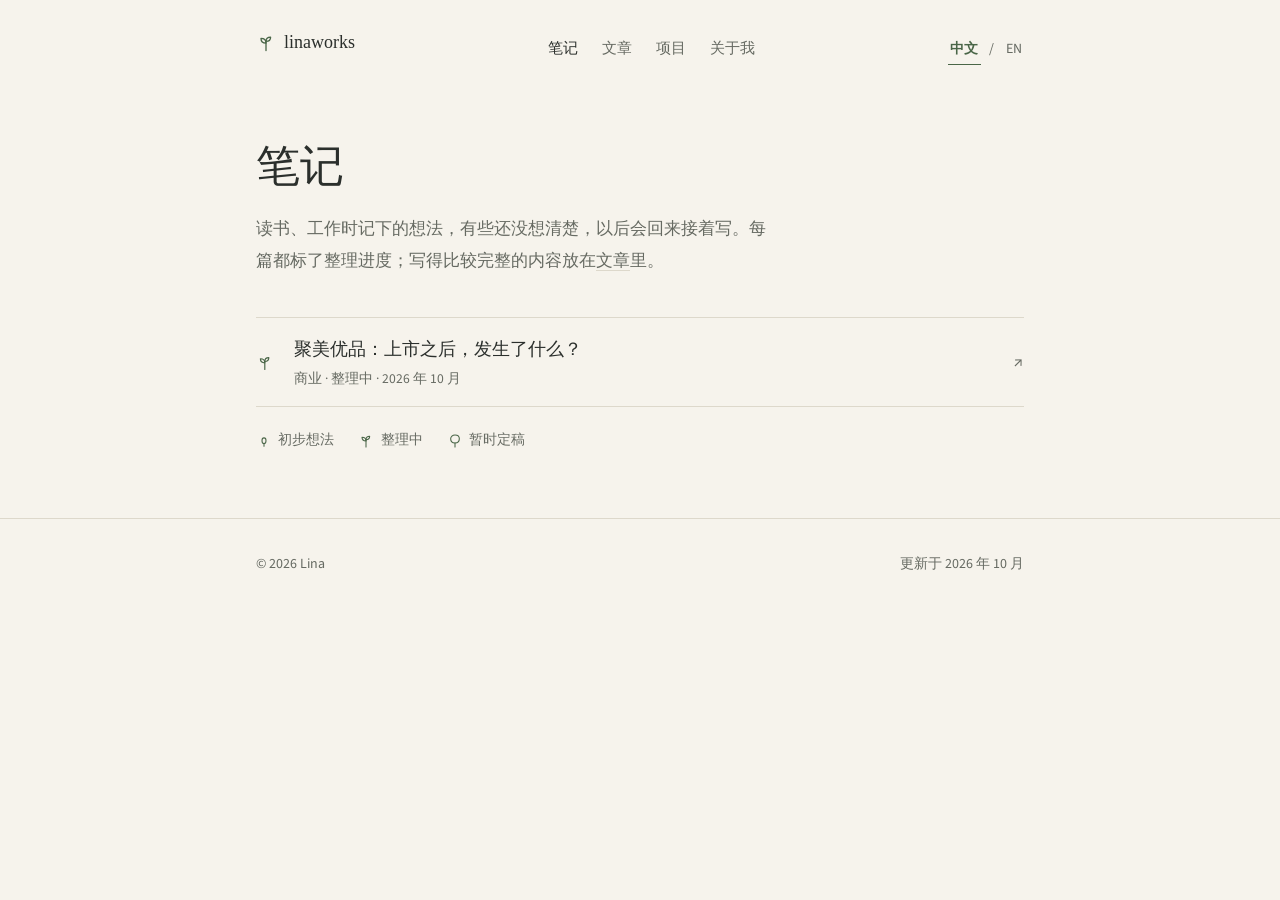
<file: zh/garden/index.html>
<!DOCTYPE html>
<html lang="zh-CN">
<head>
<meta charset="utf-8">
<meta name="viewport" content="width=device-width, initial-scale=1">
<title>笔记 · linaworks</title>
<meta name="description" content="阅读与工作中的随手记录，有些想法还在整理中。">
<meta property="og:type" content="website">
<meta property="og:title" content="笔记 · linaworks">
<meta property="og:description" content="阅读与工作中的随手记录，有些想法还在整理中。">
<link rel="canonical" href="https://linaworks.github.io/zh/garden/">
<link rel="preconnect" href="https://fonts.googleapis.com">
<link rel="preconnect" href="https://fonts.gstatic.com" crossorigin>
<link href="https://fonts.googleapis.com/css2?family=Fraunces:opsz,wght@9..144,400;9..144,500&family=Source+Sans+3:ital,wght@0,400;0,500;1,400&display=swap" rel="stylesheet">
<style>:root {
    --bg: #F6F3EC;
    --ink: #2B2F2C;
    --muted: #666A62;
    --green: #4A6648;
    --tint: #E3E9DA;
    --line: #DDD8CB;
    --serif: "Fraunces", Georgia, "Noto Serif SC", "Songti SC", serif;
    --sans: "Source Sans 3", "Segoe UI", system-ui, -apple-system, "PingFang SC", "Microsoft YaHei", "Noto Sans SC", sans-serif;
  }
  * { box-sizing: border-box; }
  html { -webkit-text-size-adjust: 100%; }
  body {
    margin: 0;
    background: var(--bg);
    color: var(--ink);
    font: 400 1.0625rem/1.7 var(--sans);
  }
  a { color: inherit; text-decoration-color: var(--line); text-underline-offset: 0.25em; }
  a:hover { color: var(--green); text-decoration-color: var(--green); }
  a:focus-visible { outline: 2px solid var(--green); outline-offset: 3px; border-radius: 2px; }

  .wrap { max-width: 56rem; margin: 0 auto; padding: 0 clamp(1.5rem, 5vw, 4rem); }

  header { padding: 2rem 0 0; }
  header .wrap { display: flex; justify-content: space-between; align-items: baseline; gap: 1rem; flex-wrap: wrap; }
  .mark { display: inline-flex; align-items: center; gap: 0.5rem; font: 400 1.125rem var(--serif); text-decoration: none; }
  .mark svg { width: 1.25rem; height: 1.25rem; color: var(--green); }
  nav { display: flex; gap: 1.5rem; font-size: 0.95rem; }
  nav a { text-decoration: none; color: var(--muted); }
  nav a:hover, nav a[aria-current] { color: var(--ink); }

  .hero { padding: 6rem 0 4.5rem; }
  .hero .kicker { color: var(--green); font-size: 0.95rem; margin: 0 0 1.25rem; }
  h1 {
    font: 400 clamp(2.25rem, 7vw, 3.5rem)/1.12 var(--serif);
    letter-spacing: -0.02em;
    margin: 0 0 1.75rem;
  }
  h1 span { display: block; }
  h1 { margin-bottom: 1rem; }
  .hero p.line { font: 400 clamp(1.15rem, 3.5vw, 1.4rem)/1.4 var(--serif); color: var(--green); margin: 0 0 1.75rem; }
  .hero p { max-width: 32rem; margin: 0 0 0.5rem; color: var(--ink); }
  .hero p.soft { color: var(--muted); }
  .hero .go { display: inline-block; margin-top: 1.5rem; color: var(--green); text-decoration-color: var(--green); }

  h2 { font: 400 1.5rem/1.3 var(--serif); margin: 0 0 0.35rem; }
  .sub { color: var(--muted); font-size: 0.95rem; margin: 0 0 1.75rem; }

  .garden { padding: 3rem 0; border-top: 1px solid var(--line); }
  .notes { list-style: none; margin: 0; padding: 0; }
  .notes li { border-top: 1px solid var(--line); }
  .notes li:last-child { border-bottom: 1px solid var(--line); }
  .notes a {
    display: grid;
    grid-template-columns: 1.5rem 1fr auto;
    gap: 0.9rem;
    align-items: baseline;
    padding: 0.9rem 0;
    text-decoration: none;
  }
  .notes svg { width: 1.1rem; height: 1.1rem; color: var(--green); align-self: center; }
  .notes .title { font-family: var(--serif); font-size: 1.1rem; }
  .notes .meta { color: var(--muted); font-size: 0.85rem; text-align: right; }
  .notes a:hover .title { color: var(--green); }

  .legend { display: flex; flex-wrap: wrap; gap: 0.5rem 1.5rem; margin: 1.25rem 0 0; padding: 0; list-style: none; color: var(--muted); font-size: 0.875rem; }
  .legend li { display: inline-flex; align-items: center; gap: 0.4rem; }
  .legend svg { width: 1rem; height: 1rem; color: var(--green); }
  .more { margin: 1.25rem 0 0; font-size: 0.95rem; }

  .doors { padding: 3rem 0 4rem; border-top: 1px solid var(--line); }
  .doors dl { margin: 0; display: grid; gap: 1.5rem; }
  .doors dt { font: 400 1.2rem var(--serif); }
  .doors dt a { text-decoration: none; }
  .doors dd { margin: 0.1rem 0 0; color: var(--muted); }

  footer { padding: 2rem 0 3rem; border-top: 1px solid var(--line); color: var(--muted); font-size: 0.875rem; }
  footer .wrap { display: flex; justify-content: space-between; flex-wrap: wrap; gap: 0.5rem 1.5rem; }

  @media (max-width: 30rem) {
    .hero { padding: 4rem 0 3rem; }
    .notes a { grid-template-columns: 1.5rem 1fr; }
    .notes .meta { grid-column: 2; text-align: left; margin-top: -0.4rem; }
  }

  .page { padding: 4.5rem 0 4rem; }
  .page h1 { font-size: clamp(2rem, 6vw, 2.75rem); margin-bottom: 1rem; }
  .page .lede { color: var(--muted); max-width: 32rem; margin: 0 0 2.5rem; }
  .page p { max-width: 34rem; }
  .empty { border: 1px dashed var(--line); border-radius: 6px; padding: 1.5rem; color: var(--muted); max-width: 34rem; }
  .empty p { margin: 0; }

  /* look matched to the reference screenshot */
  .hero h1 span:nth-child(2) { color: var(--green); }
  .hero p.line { font: italic 400 clamp(1.15rem, 3.5vw, 1.4rem)/1.4 var(--serif); color: var(--muted); }
  .notes a { grid-template-columns: 1.5rem 1fr auto; align-items: center; }
  .notes .text { display: block; }
  .notes .title { display: block; }
  .notes .meta { display: block; text-align: left; font-size: 0.85rem; color: var(--muted); }
  .notes .arrow { color: var(--muted); }
  .doors dl { grid-template-columns: 1fr 1fr; gap: 1.5rem 2rem; }
  @media (max-width: 30rem) {
    .notes a { grid-template-columns: 1.5rem 1fr auto; }
    .notes .meta { grid-column: auto; margin-top: 0; }
    .doors dl { grid-template-columns: 1fr; }
  }
</style>
<link rel="alternate" hreflang="en" href="https://linaworks.github.io/garden/">
<link rel="alternate" hreflang="zh-CN" href="https://linaworks.github.io/zh/garden/">
<link rel="alternate" hreflang="x-default" href="https://linaworks.github.io/garden/">
<link rel="stylesheet" href="/assets/bilingual.css">
<meta property="og:url" content="https://linaworks.github.io/zh/garden/">
<meta property="og:locale" content="zh_CN">
</head>
<body>
<svg width="0" height="0" style="position:absolute" aria-hidden="true">
  <symbol id="seed" viewBox="0 0 24 24" fill="none" stroke="currentColor" stroke-width="1.6" stroke-linecap="round" stroke-linejoin="round">
    <path d="M12 20v-4"/><ellipse cx="12" cy="11.5" rx="3" ry="4.2"/>
  </symbol>
  <symbol id="sprout" viewBox="0 0 24 24" fill="none" stroke="currentColor" stroke-width="1.6" stroke-linecap="round" stroke-linejoin="round">
    <path d="M12 21V11"/><path d="M12 12c0-3.5-2.5-5.5-6-5.5 0 3.5 2.5 5.5 6 5.5z"/><path d="M12 10c0-3 2.2-5 5.5-5 0 3-2.2 5-5.5 5z"/>
  </symbol>
  <symbol id="tree" viewBox="0 0 24 24" fill="none" stroke="currentColor" stroke-width="1.6" stroke-linecap="round" stroke-linejoin="round">
    <path d="M12 21v-6"/><path d="M12 15c-4 0-6.5-2.8-6.5-6.2C5.5 5.4 8.3 3 12 3s6.5 2.4 6.5 5.8c0 3.4-2.5 6.2-6.5 6.2z"/>
  </symbol>
</svg>
<header>
  <div class="wrap">
    <a class="mark" href="/zh/"><svg aria-hidden="true"><use href="#sprout"/></svg>linaworks</a>
    <nav aria-label="主导航"><a href="/zh/garden/" aria-current="page">笔记</a><a href="/zh/writing/">文章</a><a href="/zh/projects/">项目</a><a href="/zh/about/">关于我</a></nav>
<div class="language-switch" role="navigation" aria-label="语言切换"><a href="/zh/garden/" lang="zh-CN" hreflang="zh-CN" aria-current="page">中文</a><span aria-hidden="true">/</span><a href="/garden/" lang="en" hreflang="en">EN</a></div>
  </div>
</header>
<main class="page">
  <div class="wrap">
    <h1>笔记</h1>
    <p class="lede">读书、工作时记下的想法，有些还没想清楚，以后会回来接着写。每篇都标了整理进度；写得比较完整的内容放在<a href="/zh/writing/">文章</a>里。</p>
    <!-- Published notes, most recently tended first -->
    <ul class="notes">
      <li><a href="/zh/garden/jumei/"><svg aria-hidden="true"><use href="#sprout"/></svg><span class="text"><span class="title">聚美优品：上市之后，发生了什么？</span><span class="meta">商业 · 整理中 · 2026 年 10 月</span></span><span class="arrow" aria-hidden="true">↗</span></a></li>
    </ul>
    <ul class="legend" aria-label="笔记状态">
      <li><svg aria-hidden="true"><use href="#seed"/></svg>初步想法</li>
      <li><svg aria-hidden="true"><use href="#sprout"/></svg>整理中</li>
      <li><svg aria-hidden="true"><use href="#tree"/></svg>暂时定稿</li>
    </ul>
  </div>
</main>
<footer>
  <div class="wrap">
    <span>© 2026 Lina</span>
    <span>更新于 2026 年 10 月</span>
  </div>
</footer>
</body>
</html>
</file>
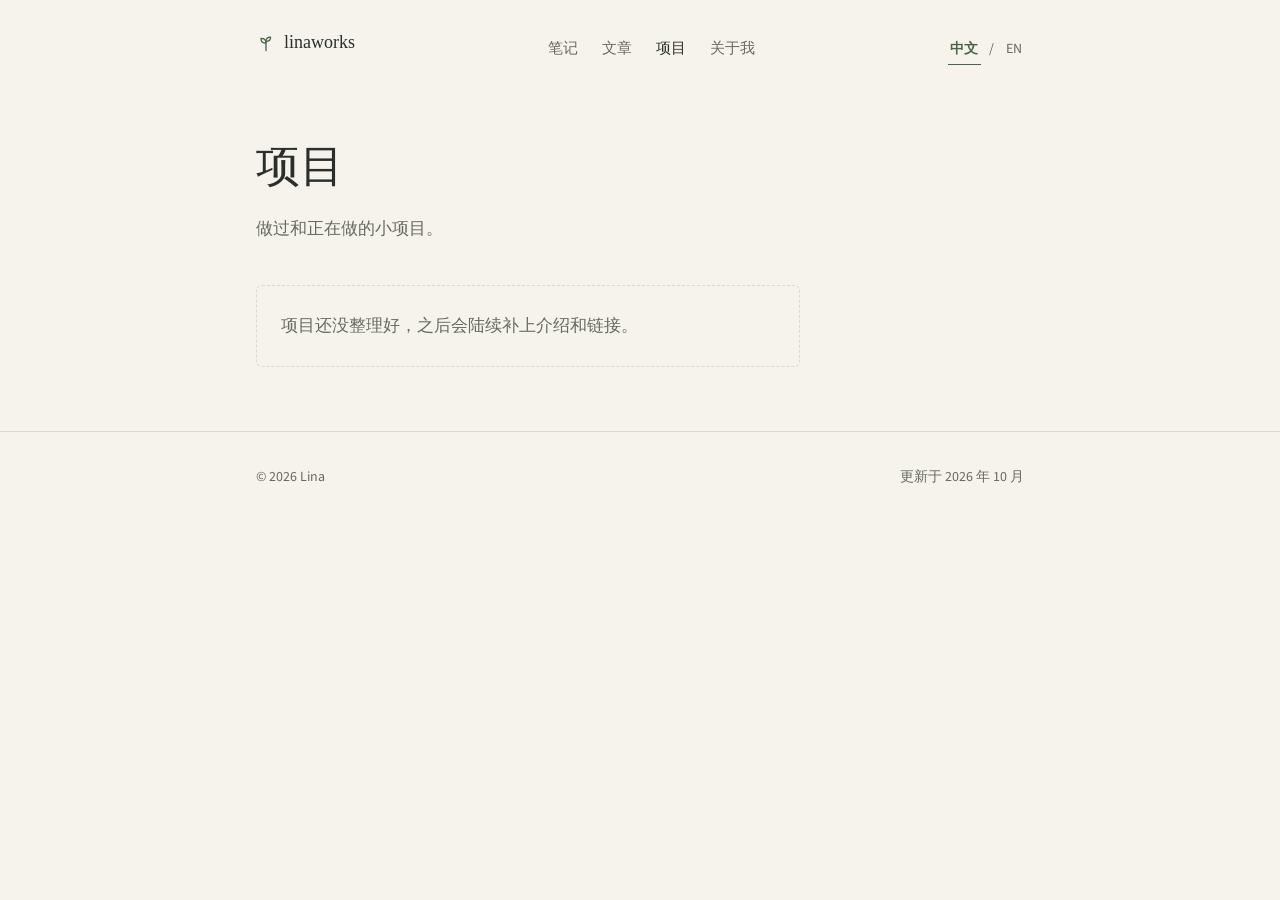
<file: zh/projects/index.html>
<!DOCTYPE html>
<html lang="zh-CN">
<head>
<meta charset="utf-8">
<meta name="viewport" content="width=device-width, initial-scale=1">
<title>项目 · linaworks</title>
<meta name="description" content="做过和正在做的小项目。">
<meta property="og:type" content="website">
<meta property="og:title" content="项目 · linaworks">
<meta property="og:description" content="做过和正在做的小项目。">
<link rel="canonical" href="https://linaworks.github.io/zh/projects/">
<link rel="preconnect" href="https://fonts.googleapis.com">
<link rel="preconnect" href="https://fonts.gstatic.com" crossorigin>
<link href="https://fonts.googleapis.com/css2?family=Fraunces:opsz,wght@9..144,400;9..144,500&family=Source+Sans+3:ital,wght@0,400;0,500;1,400&display=swap" rel="stylesheet">
<style>:root {
    --bg: #F6F3EC;
    --ink: #2B2F2C;
    --muted: #666A62;
    --green: #4A6648;
    --tint: #E3E9DA;
    --line: #DDD8CB;
    --serif: "Fraunces", Georgia, "Noto Serif SC", "Songti SC", serif;
    --sans: "Source Sans 3", "Segoe UI", system-ui, -apple-system, "PingFang SC", "Microsoft YaHei", "Noto Sans SC", sans-serif;
  }
  * { box-sizing: border-box; }
  html { -webkit-text-size-adjust: 100%; }
  body {
    margin: 0;
    background: var(--bg);
    color: var(--ink);
    font: 400 1.0625rem/1.7 var(--sans);
  }
  a { color: inherit; text-decoration-color: var(--line); text-underline-offset: 0.25em; }
  a:hover { color: var(--green); text-decoration-color: var(--green); }
  a:focus-visible { outline: 2px solid var(--green); outline-offset: 3px; border-radius: 2px; }

  .wrap { max-width: 56rem; margin: 0 auto; padding: 0 clamp(1.5rem, 5vw, 4rem); }

  header { padding: 2rem 0 0; }
  header .wrap { display: flex; justify-content: space-between; align-items: baseline; gap: 1rem; flex-wrap: wrap; }
  .mark { display: inline-flex; align-items: center; gap: 0.5rem; font: 400 1.125rem var(--serif); text-decoration: none; }
  .mark svg { width: 1.25rem; height: 1.25rem; color: var(--green); }
  nav { display: flex; gap: 1.5rem; font-size: 0.95rem; }
  nav a { text-decoration: none; color: var(--muted); }
  nav a:hover, nav a[aria-current] { color: var(--ink); }

  .hero { padding: 6rem 0 4.5rem; }
  .hero .kicker { color: var(--green); font-size: 0.95rem; margin: 0 0 1.25rem; }
  h1 {
    font: 400 clamp(2.25rem, 7vw, 3.5rem)/1.12 var(--serif);
    letter-spacing: -0.02em;
    margin: 0 0 1.75rem;
  }
  h1 span { display: block; }
  h1 { margin-bottom: 1rem; }
  .hero p.line { font: 400 clamp(1.15rem, 3.5vw, 1.4rem)/1.4 var(--serif); color: var(--green); margin: 0 0 1.75rem; }
  .hero p { max-width: 32rem; margin: 0 0 0.5rem; color: var(--ink); }
  .hero p.soft { color: var(--muted); }
  .hero .go { display: inline-block; margin-top: 1.5rem; color: var(--green); text-decoration-color: var(--green); }

  h2 { font: 400 1.5rem/1.3 var(--serif); margin: 0 0 0.35rem; }
  .sub { color: var(--muted); font-size: 0.95rem; margin: 0 0 1.75rem; }

  .garden { padding: 3rem 0; border-top: 1px solid var(--line); }
  .notes { list-style: none; margin: 0; padding: 0; }
  .notes li { border-top: 1px solid var(--line); }
  .notes li:last-child { border-bottom: 1px solid var(--line); }
  .notes a {
    display: grid;
    grid-template-columns: 1.5rem 1fr auto;
    gap: 0.9rem;
    align-items: baseline;
    padding: 0.9rem 0;
    text-decoration: none;
  }
  .notes svg { width: 1.1rem; height: 1.1rem; color: var(--green); align-self: center; }
  .notes .title { font-family: var(--serif); font-size: 1.1rem; }
  .notes .meta { color: var(--muted); font-size: 0.85rem; text-align: right; }
  .notes a:hover .title { color: var(--green); }

  .legend { display: flex; flex-wrap: wrap; gap: 0.5rem 1.5rem; margin: 1.25rem 0 0; padding: 0; list-style: none; color: var(--muted); font-size: 0.875rem; }
  .legend li { display: inline-flex; align-items: center; gap: 0.4rem; }
  .legend svg { width: 1rem; height: 1rem; color: var(--green); }
  .more { margin: 1.25rem 0 0; font-size: 0.95rem; }

  .doors { padding: 3rem 0 4rem; border-top: 1px solid var(--line); }
  .doors dl { margin: 0; display: grid; gap: 1.5rem; }
  .doors dt { font: 400 1.2rem var(--serif); }
  .doors dt a { text-decoration: none; }
  .doors dd { margin: 0.1rem 0 0; color: var(--muted); }

  footer { padding: 2rem 0 3rem; border-top: 1px solid var(--line); color: var(--muted); font-size: 0.875rem; }
  footer .wrap { display: flex; justify-content: space-between; flex-wrap: wrap; gap: 0.5rem 1.5rem; }

  @media (max-width: 30rem) {
    .hero { padding: 4rem 0 3rem; }
    .notes a { grid-template-columns: 1.5rem 1fr; }
    .notes .meta { grid-column: 2; text-align: left; margin-top: -0.4rem; }
  }

  .page { padding: 4.5rem 0 4rem; }
  .page h1 { font-size: clamp(2rem, 6vw, 2.75rem); margin-bottom: 1rem; }
  .page .lede { color: var(--muted); max-width: 32rem; margin: 0 0 2.5rem; }
  .page p { max-width: 34rem; }
  .empty { border: 1px dashed var(--line); border-radius: 6px; padding: 1.5rem; color: var(--muted); max-width: 34rem; }
  .empty p { margin: 0; }

  /* look matched to the reference screenshot */
  .hero h1 span:nth-child(2) { color: var(--green); }
  .hero p.line { font: italic 400 clamp(1.15rem, 3.5vw, 1.4rem)/1.4 var(--serif); color: var(--muted); }
  .notes a { grid-template-columns: 1.5rem 1fr auto; align-items: center; }
  .notes .text { display: block; }
  .notes .title { display: block; }
  .notes .meta { display: block; text-align: left; font-size: 0.85rem; color: var(--muted); }
  .notes .arrow { color: var(--muted); }
  .doors dl { grid-template-columns: 1fr 1fr; gap: 1.5rem 2rem; }
  @media (max-width: 30rem) {
    .notes a { grid-template-columns: 1.5rem 1fr auto; }
    .notes .meta { grid-column: auto; margin-top: 0; }
    .doors dl { grid-template-columns: 1fr; }
  }
</style>
<link rel="alternate" hreflang="en" href="https://linaworks.github.io/projects/">
<link rel="alternate" hreflang="zh-CN" href="https://linaworks.github.io/zh/projects/">
<link rel="alternate" hreflang="x-default" href="https://linaworks.github.io/projects/">
<link rel="stylesheet" href="/assets/bilingual.css">
<meta property="og:url" content="https://linaworks.github.io/zh/projects/">
<meta property="og:locale" content="zh_CN">
</head>
<body>
<svg width="0" height="0" style="position:absolute" aria-hidden="true">
  <symbol id="seed" viewBox="0 0 24 24" fill="none" stroke="currentColor" stroke-width="1.6" stroke-linecap="round" stroke-linejoin="round">
    <path d="M12 20v-4"/><ellipse cx="12" cy="11.5" rx="3" ry="4.2"/>
  </symbol>
  <symbol id="sprout" viewBox="0 0 24 24" fill="none" stroke="currentColor" stroke-width="1.6" stroke-linecap="round" stroke-linejoin="round">
    <path d="M12 21V11"/><path d="M12 12c0-3.5-2.5-5.5-6-5.5 0 3.5 2.5 5.5 6 5.5z"/><path d="M12 10c0-3 2.2-5 5.5-5 0 3-2.2 5-5.5 5z"/>
  </symbol>
  <symbol id="tree" viewBox="0 0 24 24" fill="none" stroke="currentColor" stroke-width="1.6" stroke-linecap="round" stroke-linejoin="round">
    <path d="M12 21v-6"/><path d="M12 15c-4 0-6.5-2.8-6.5-6.2C5.5 5.4 8.3 3 12 3s6.5 2.4 6.5 5.8c0 3.4-2.5 6.2-6.5 6.2z"/>
  </symbol>
</svg>
<header>
  <div class="wrap">
    <a class="mark" href="/zh/"><svg aria-hidden="true"><use href="#sprout"/></svg>linaworks</a>
    <nav aria-label="主导航"><a href="/zh/garden/">笔记</a><a href="/zh/writing/">文章</a><a href="/zh/projects/" aria-current="page">项目</a><a href="/zh/about/">关于我</a></nav>
<div class="language-switch" role="navigation" aria-label="语言切换"><a href="/zh/projects/" lang="zh-CN" hreflang="zh-CN" aria-current="page">中文</a><span aria-hidden="true">/</span><a href="/projects/" lang="en" hreflang="en">EN</a></div>
  </div>
</header>
<main class="page">
  <div class="wrap">
    <h1>项目</h1>
    <p class="lede">做过和正在做的小项目。</p>
    <div class="empty"><p>项目还没整理好，之后会陆续补上介绍和链接。</p></div>
  </div>
</main>
<footer>
  <div class="wrap">
    <span>© 2026 Lina</span>
    <span>更新于 2026 年 10 月</span>
  </div>
</footer>
</body>
</html>
</file>
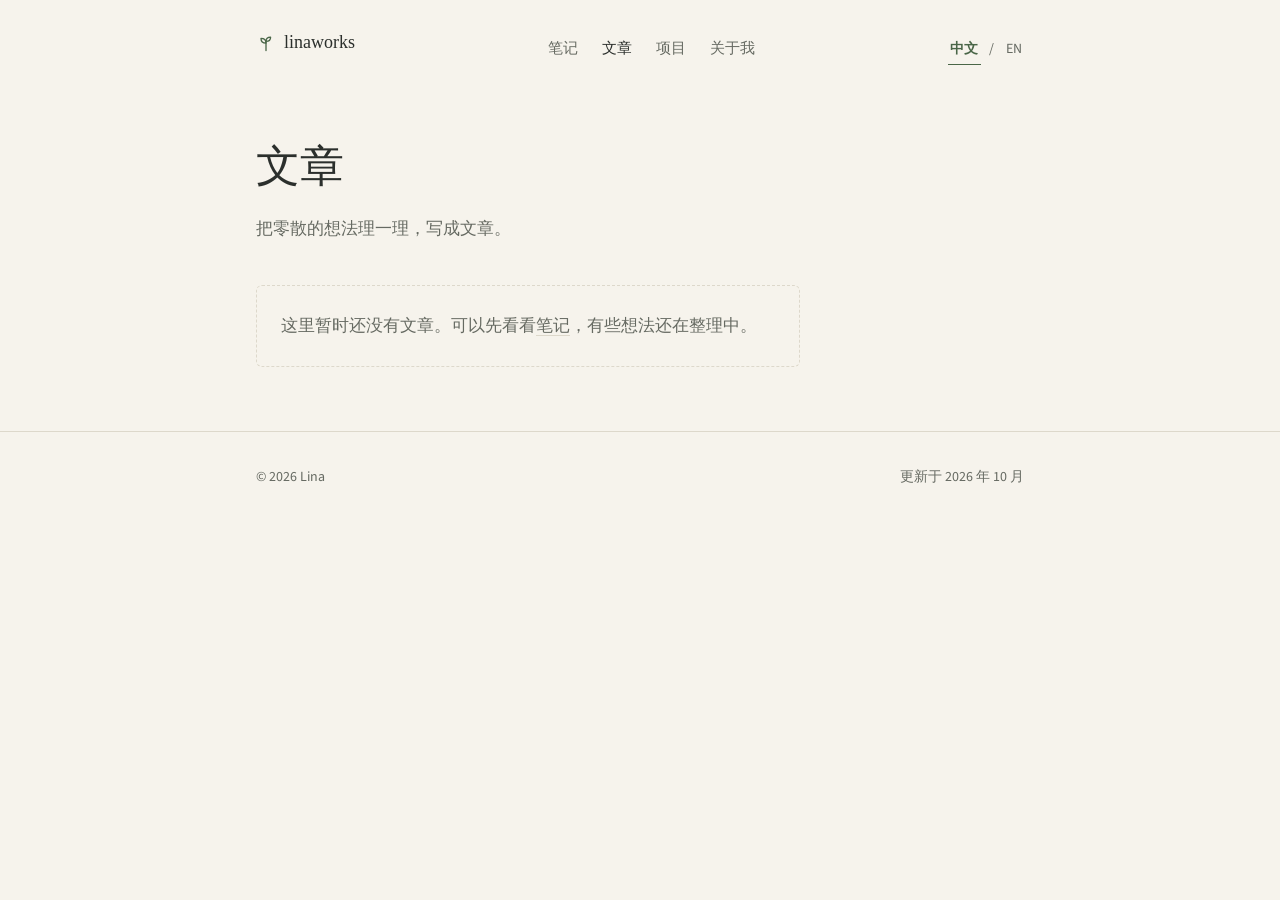
<file: zh/writing/index.html>
<!DOCTYPE html>
<html lang="zh-CN">
<head>
<meta charset="utf-8">
<meta name="viewport" content="width=device-width, initial-scale=1">
<title>文章 · linaworks</title>
<meta name="description" content="把零散的想法整理成文章。">
<meta property="og:type" content="website">
<meta property="og:title" content="文章 · linaworks">
<meta property="og:description" content="把零散的想法整理成文章。">
<link rel="canonical" href="https://linaworks.github.io/zh/writing/">
<link rel="preconnect" href="https://fonts.googleapis.com">
<link rel="preconnect" href="https://fonts.gstatic.com" crossorigin>
<link href="https://fonts.googleapis.com/css2?family=Fraunces:opsz,wght@9..144,400;9..144,500&family=Source+Sans+3:ital,wght@0,400;0,500;1,400&display=swap" rel="stylesheet">
<style>:root {
    --bg: #F6F3EC;
    --ink: #2B2F2C;
    --muted: #666A62;
    --green: #4A6648;
    --tint: #E3E9DA;
    --line: #DDD8CB;
    --serif: "Fraunces", Georgia, "Noto Serif SC", "Songti SC", serif;
    --sans: "Source Sans 3", "Segoe UI", system-ui, -apple-system, "PingFang SC", "Microsoft YaHei", "Noto Sans SC", sans-serif;
  }
  * { box-sizing: border-box; }
  html { -webkit-text-size-adjust: 100%; }
  body {
    margin: 0;
    background: var(--bg);
    color: var(--ink);
    font: 400 1.0625rem/1.7 var(--sans);
  }
  a { color: inherit; text-decoration-color: var(--line); text-underline-offset: 0.25em; }
  a:hover { color: var(--green); text-decoration-color: var(--green); }
  a:focus-visible { outline: 2px solid var(--green); outline-offset: 3px; border-radius: 2px; }

  .wrap { max-width: 56rem; margin: 0 auto; padding: 0 clamp(1.5rem, 5vw, 4rem); }

  header { padding: 2rem 0 0; }
  header .wrap { display: flex; justify-content: space-between; align-items: baseline; gap: 1rem; flex-wrap: wrap; }
  .mark { display: inline-flex; align-items: center; gap: 0.5rem; font: 400 1.125rem var(--serif); text-decoration: none; }
  .mark svg { width: 1.25rem; height: 1.25rem; color: var(--green); }
  nav { display: flex; gap: 1.5rem; font-size: 0.95rem; }
  nav a { text-decoration: none; color: var(--muted); }
  nav a:hover, nav a[aria-current] { color: var(--ink); }

  .hero { padding: 6rem 0 4.5rem; }
  .hero .kicker { color: var(--green); font-size: 0.95rem; margin: 0 0 1.25rem; }
  h1 {
    font: 400 clamp(2.25rem, 7vw, 3.5rem)/1.12 var(--serif);
    letter-spacing: -0.02em;
    margin: 0 0 1.75rem;
  }
  h1 span { display: block; }
  h1 { margin-bottom: 1rem; }
  .hero p.line { font: 400 clamp(1.15rem, 3.5vw, 1.4rem)/1.4 var(--serif); color: var(--green); margin: 0 0 1.75rem; }
  .hero p { max-width: 32rem; margin: 0 0 0.5rem; color: var(--ink); }
  .hero p.soft { color: var(--muted); }
  .hero .go { display: inline-block; margin-top: 1.5rem; color: var(--green); text-decoration-color: var(--green); }

  h2 { font: 400 1.5rem/1.3 var(--serif); margin: 0 0 0.35rem; }
  .sub { color: var(--muted); font-size: 0.95rem; margin: 0 0 1.75rem; }

  .garden { padding: 3rem 0; border-top: 1px solid var(--line); }
  .notes { list-style: none; margin: 0; padding: 0; }
  .notes li { border-top: 1px solid var(--line); }
  .notes li:last-child { border-bottom: 1px solid var(--line); }
  .notes a {
    display: grid;
    grid-template-columns: 1.5rem 1fr auto;
    gap: 0.9rem;
    align-items: baseline;
    padding: 0.9rem 0;
    text-decoration: none;
  }
  .notes svg { width: 1.1rem; height: 1.1rem; color: var(--green); align-self: center; }
  .notes .title { font-family: var(--serif); font-size: 1.1rem; }
  .notes .meta { color: var(--muted); font-size: 0.85rem; text-align: right; }
  .notes a:hover .title { color: var(--green); }

  .legend { display: flex; flex-wrap: wrap; gap: 0.5rem 1.5rem; margin: 1.25rem 0 0; padding: 0; list-style: none; color: var(--muted); font-size: 0.875rem; }
  .legend li { display: inline-flex; align-items: center; gap: 0.4rem; }
  .legend svg { width: 1rem; height: 1rem; color: var(--green); }
  .more { margin: 1.25rem 0 0; font-size: 0.95rem; }

  .doors { padding: 3rem 0 4rem; border-top: 1px solid var(--line); }
  .doors dl { margin: 0; display: grid; gap: 1.5rem; }
  .doors dt { font: 400 1.2rem var(--serif); }
  .doors dt a { text-decoration: none; }
  .doors dd { margin: 0.1rem 0 0; color: var(--muted); }

  footer { padding: 2rem 0 3rem; border-top: 1px solid var(--line); color: var(--muted); font-size: 0.875rem; }
  footer .wrap { display: flex; justify-content: space-between; flex-wrap: wrap; gap: 0.5rem 1.5rem; }

  @media (max-width: 30rem) {
    .hero { padding: 4rem 0 3rem; }
    .notes a { grid-template-columns: 1.5rem 1fr; }
    .notes .meta { grid-column: 2; text-align: left; margin-top: -0.4rem; }
  }

  .page { padding: 4.5rem 0 4rem; }
  .page h1 { font-size: clamp(2rem, 6vw, 2.75rem); margin-bottom: 1rem; }
  .page .lede { color: var(--muted); max-width: 32rem; margin: 0 0 2.5rem; }
  .page p { max-width: 34rem; }
  .empty { border: 1px dashed var(--line); border-radius: 6px; padding: 1.5rem; color: var(--muted); max-width: 34rem; }
  .empty p { margin: 0; }

  /* look matched to the reference screenshot */
  .hero h1 span:nth-child(2) { color: var(--green); }
  .hero p.line { font: italic 400 clamp(1.15rem, 3.5vw, 1.4rem)/1.4 var(--serif); color: var(--muted); }
  .notes a { grid-template-columns: 1.5rem 1fr auto; align-items: center; }
  .notes .text { display: block; }
  .notes .title { display: block; }
  .notes .meta { display: block; text-align: left; font-size: 0.85rem; color: var(--muted); }
  .notes .arrow { color: var(--muted); }
  .doors dl { grid-template-columns: 1fr 1fr; gap: 1.5rem 2rem; }
  @media (max-width: 30rem) {
    .notes a { grid-template-columns: 1.5rem 1fr auto; }
    .notes .meta { grid-column: auto; margin-top: 0; }
    .doors dl { grid-template-columns: 1fr; }
  }
</style>
<link rel="alternate" hreflang="en" href="https://linaworks.github.io/writing/">
<link rel="alternate" hreflang="zh-CN" href="https://linaworks.github.io/zh/writing/">
<link rel="alternate" hreflang="x-default" href="https://linaworks.github.io/writing/">
<link rel="stylesheet" href="/assets/bilingual.css">
<meta property="og:url" content="https://linaworks.github.io/zh/writing/">
<meta property="og:locale" content="zh_CN">
</head>
<body>
<svg width="0" height="0" style="position:absolute" aria-hidden="true">
  <symbol id="seed" viewBox="0 0 24 24" fill="none" stroke="currentColor" stroke-width="1.6" stroke-linecap="round" stroke-linejoin="round">
    <path d="M12 20v-4"/><ellipse cx="12" cy="11.5" rx="3" ry="4.2"/>
  </symbol>
  <symbol id="sprout" viewBox="0 0 24 24" fill="none" stroke="currentColor" stroke-width="1.6" stroke-linecap="round" stroke-linejoin="round">
    <path d="M12 21V11"/><path d="M12 12c0-3.5-2.5-5.5-6-5.5 0 3.5 2.5 5.5 6 5.5z"/><path d="M12 10c0-3 2.2-5 5.5-5 0 3-2.2 5-5.5 5z"/>
  </symbol>
  <symbol id="tree" viewBox="0 0 24 24" fill="none" stroke="currentColor" stroke-width="1.6" stroke-linecap="round" stroke-linejoin="round">
    <path d="M12 21v-6"/><path d="M12 15c-4 0-6.5-2.8-6.5-6.2C5.5 5.4 8.3 3 12 3s6.5 2.4 6.5 5.8c0 3.4-2.5 6.2-6.5 6.2z"/>
  </symbol>
</svg>
<header>
  <div class="wrap">
    <a class="mark" href="/zh/"><svg aria-hidden="true"><use href="#sprout"/></svg>linaworks</a>
    <nav aria-label="主导航"><a href="/zh/garden/">笔记</a><a href="/zh/writing/" aria-current="page">文章</a><a href="/zh/projects/">项目</a><a href="/zh/about/">关于我</a></nav>
<div class="language-switch" role="navigation" aria-label="语言切换"><a href="/zh/writing/" lang="zh-CN" hreflang="zh-CN" aria-current="page">中文</a><span aria-hidden="true">/</span><a href="/writing/" lang="en" hreflang="en">EN</a></div>
  </div>
</header>
<main class="page">
  <div class="wrap">
    <h1>文章</h1>
    <p class="lede">把零散的想法理一理，写成文章。</p>
    <div class="empty"><p>这里暂时还没有文章。可以先看看<a href="/zh/garden/">笔记</a>，有些想法还在整理中。</p></div>
  </div>
</main>
<footer>
  <div class="wrap">
    <span>© 2026 Lina</span>
    <span>更新于 2026 年 10 月</span>
  </div>
</footer>
</body>
</html>
</file>
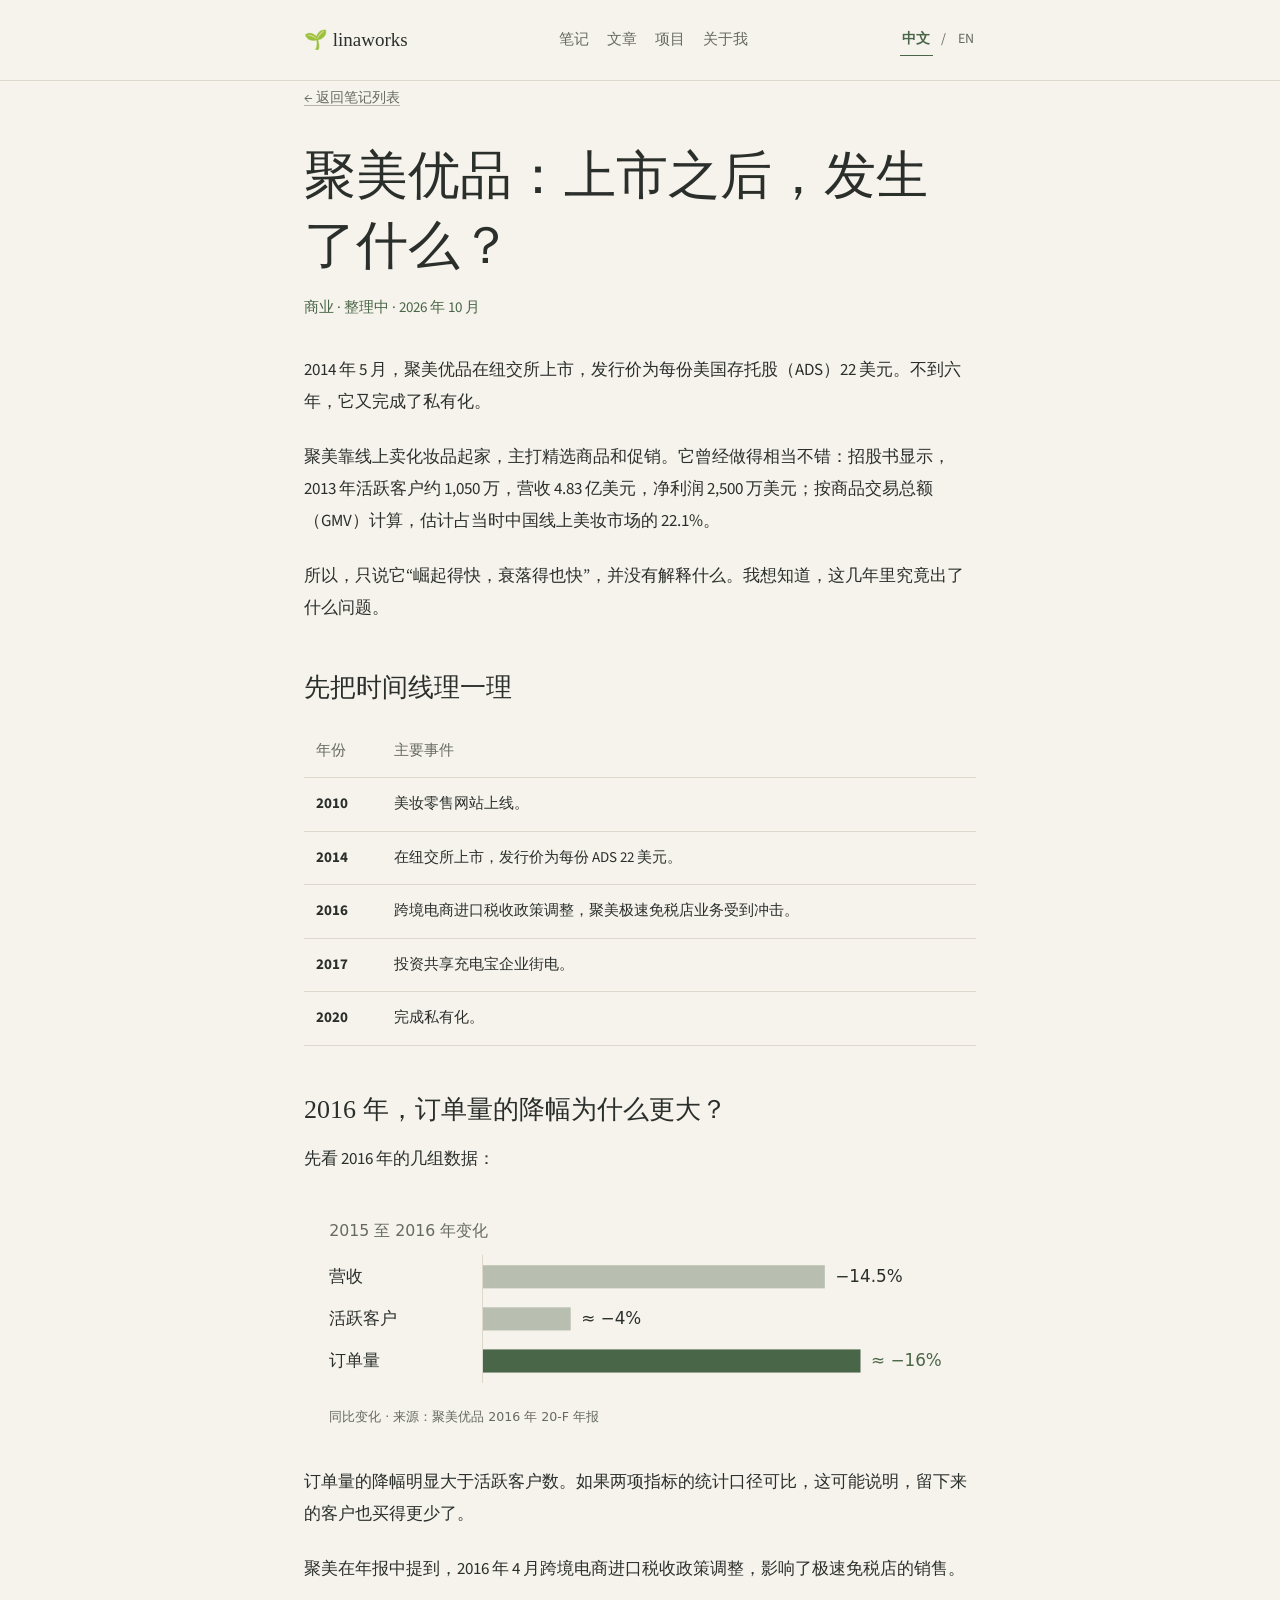
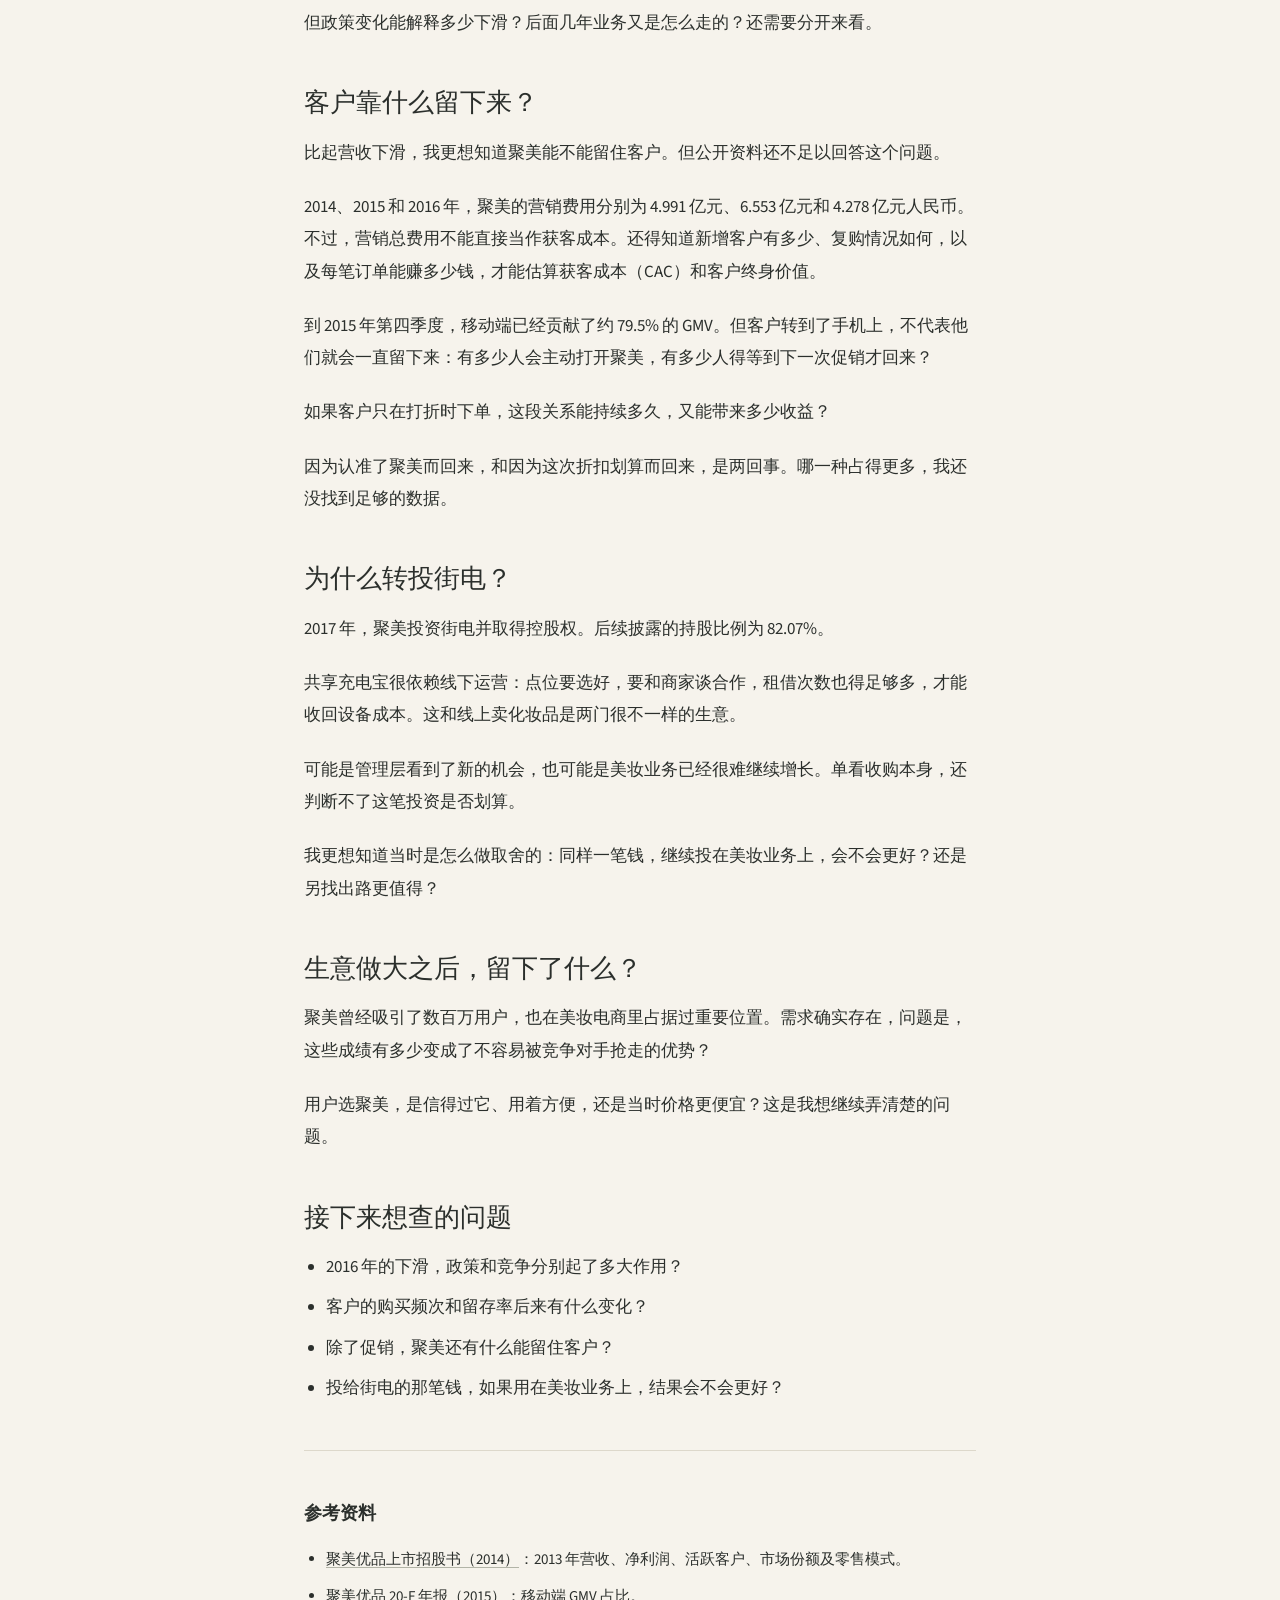
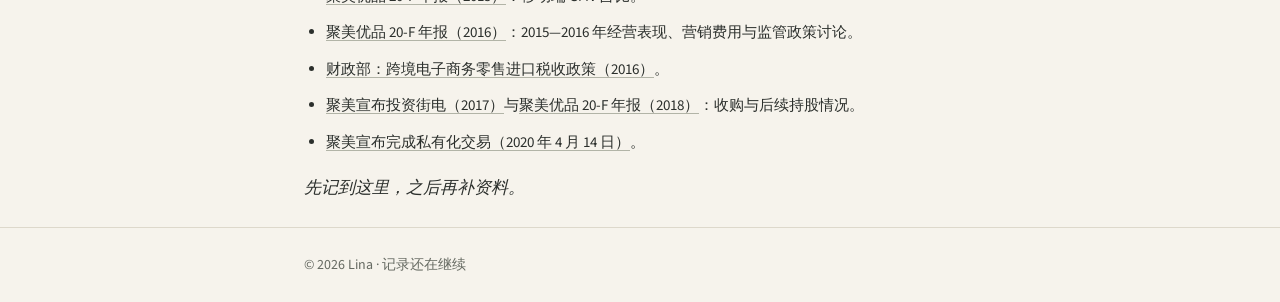
<file: zh/garden/jumei/index.html>
<!DOCTYPE html>
<html lang="zh-CN"><head><meta charset="utf-8"><meta name="viewport" content="width=device-width, initial-scale=1">
<title>聚美优品：上市之后，发生了什么？ · linaworks</title><meta name="description" content="从 2016 年的业务下滑到投资街电，梳理聚美优品的发展，也记下关于客户留存的几个疑问。">
<link rel="canonical" href="https://linaworks.github.io/zh/garden/jumei/">
<meta property="og:type" content="article">
<meta property="og:title" content="聚美优品：上市之后，发生了什么？ · linaworks">
<meta property="og:description" content="从 2016 年的业务下滑到投资街电，梳理聚美优品的发展，也记下关于客户留存的几个疑问。">
<meta property="og:url" content="https://linaworks.github.io/zh/garden/jumei/">
<meta property="og:site_name" content="linaworks">
<link rel="preconnect" href="https://fonts.googleapis.com"><link rel="preconnect" href="https://fonts.gstatic.com" crossorigin>
<link href="https://fonts.googleapis.com/css2?family=Fraunces:opsz,wght@9..144,400;9..144,500&family=Source+Sans+3:ital,wght@0,400;0,500;1,400&display=swap" rel="stylesheet">
<style>:root{--bg:#F6F3EC;--ink:#2B2F2C;--muted:#666A62;--green:#4A6648;--line:#DDD8CB;--serif:Fraunces,Georgia,serif;--sans:'Source Sans 3',system-ui,sans-serif}*{box-sizing:border-box}body{margin:0;background:var(--bg);color:var(--ink);font:400 17px/1.72 var(--sans)}.wrap{max-width:720px;padding:0 24px;margin:0 auto}header{border-bottom:1px solid var(--line);padding:24px 0}header .wrap{display:flex;align-items:center;justify-content:space-between;gap:16px;flex-wrap:wrap}nav{display:flex;gap:18px;flex-wrap:wrap;font-size:15px}a{color:inherit;text-underline-offset:3px;text-decoration-color:#b2b4a7}a:hover{color:var(--green)}.brand{font:500 19px var(--serif);text-decoration:none}nav a{text-decoration:none;color:var(--muted)}main{padding:64px 0 84px}h1,h2{font-family:var(--serif);font-weight:400;line-height:1.25}h1{font-size:clamp(35px,6vw,52px);letter-spacing:-.025em;margin:0 0 12px}h2{font-size:26px;margin:48px 0 17px}h3{font-size:18px;margin:42px 0 10px}p{margin:0 0 22px}.meta{color:var(--green);font-size:15px;margin-bottom:32px}.back{font-size:14px;color:var(--muted);display:inline-block;margin-bottom:30px}table{border-collapse:collapse;width:100%;font-size:15px;margin:20px 0 34px}td,th{padding:12px;border-bottom:1px solid var(--line);text-align:left;vertical-align:top}th{color:var(--muted);font-weight:500}figure.chart{margin:25px 0 24px}figure.chart img{display:block;width:100%;height:auto}ul{padding-left:22px}li{margin-bottom:8px}hr{border:0;border-top:1px solid var(--line);margin:46px 0}.content h3{font-family:var(--sans)}.content h3+ul{font-size:15px}footer{border-top:1px solid var(--line);padding:24px 0;color:var(--muted);font-size:14px}@media(max-width:480px){main{padding-top:38px}figure.chart img{width:100%}h2{font-size:24px}}</style><link rel="alternate" hreflang="en" href="https://linaworks.github.io/garden/jumei/">
<link rel="alternate" hreflang="zh-CN" href="https://linaworks.github.io/zh/garden/jumei/">
<link rel="alternate" hreflang="x-default" href="https://linaworks.github.io/garden/jumei/">
<link rel="stylesheet" href="/assets/bilingual.css">
<meta property="og:locale" content="zh_CN">
</head>
<body><header><div class="wrap"><a class="brand" href="/zh/">🌱 linaworks</a><nav aria-label="主导航"><a href="/zh/garden/" aria-current="page">笔记</a><a href="/zh/writing/">文章</a><a href="/zh/projects/">项目</a><a href="/zh/about/">关于我</a></nav>
<div class="language-switch" role="navigation" aria-label="语言切换"><a href="/zh/garden/jumei/" lang="zh-CN" hreflang="zh-CN" aria-current="page">中文</a><span aria-hidden="true">/</span><a href="/garden/jumei/" lang="en" hreflang="en">EN</a></div></div></header>
<main class="wrap"><a href="/zh/garden/" class="back">← 返回笔记列表</a><h1>聚美优品：上市之后，发生了什么？</h1><p class="meta">商业 · 整理中 · 2026 年 10 月</p><article class="content"><p>2014 年 5 月，聚美优品在纽交所上市，发行价为每份美国存托股（ADS）22 美元。不到六年，它又完成了私有化。</p>
<p>聚美靠线上卖化妆品起家，主打精选商品和促销。它曾经做得相当不错：招股书显示，2013 年活跃客户约 1,050 万，营收 4.83 亿美元，净利润 2,500 万美元；按商品交易总额（GMV）计算，估计占当时中国线上美妆市场的 22.1%。</p>
<p>所以，只说它“崛起得快，衰落得也快”，并没有解释什么。我想知道，这几年里究竟出了什么问题。</p>
<h2>先把时间线理一理</h2>
<table><thead><tr><th>年份</th><th>主要事件</th></tr></thead><tbody>
<tr><td><strong>2010</strong></td><td>美妆零售网站上线。</td></tr>
<tr><td><strong>2014</strong></td><td>在纽交所上市，发行价为每份 ADS 22 美元。</td></tr>
<tr><td><strong>2016</strong></td><td>跨境电商进口税收政策调整，聚美极速免税店业务受到冲击。</td></tr>
<tr><td><strong>2017</strong></td><td>投资共享充电宝企业街电。</td></tr>
<tr><td><strong>2020</strong></td><td>完成私有化。</td></tr></tbody></table>
<h2>2016 年，订单量的降幅为什么更大？</h2>
<p>先看 2016 年的几组数据：</p>
<figure class="chart"><picture><source media="(max-width: 480px)" srcset="/zh/garden/jumei/jumei-2016-change-mobile.svg"><img src="/zh/garden/jumei/jumei-2016-change.svg" width="640" height="230" alt="聚美优品 2016 年较 2015 年的同比变化：营收下降 14.5%，活跃客户约下降 4%，订单量约下降 16%。来源：聚美优品 2016 年 20-F 年报。"></picture></figure>
<p>订单量的降幅明显大于活跃客户数。如果两项指标的统计口径可比，这可能说明，留下来的客户也买得更少了。</p>
<p>聚美在年报中提到，2016 年 4 月跨境电商进口税收政策调整，影响了极速免税店的销售。</p>
<p>但政策变化能解释多少下滑？后面几年业务又是怎么走的？还需要分开来看。</p>
<h2>客户靠什么留下来？</h2>
<p>比起营收下滑，我更想知道聚美能不能留住客户。但公开资料还不足以回答这个问题。</p>
<p>2014、2015 和 2016 年，聚美的营销费用分别为 4.991 亿元、6.553 亿元和 4.278 亿元人民币。不过，营销总费用不能直接当作获客成本。还得知道新增客户有多少、复购情况如何，以及每笔订单能赚多少钱，才能估算获客成本（CAC）和客户终身价值。</p>
<p>到 2015 年第四季度，移动端已经贡献了约 79.5% 的 GMV。但客户转到了手机上，不代表他们就会一直留下来：有多少人会主动打开聚美，有多少人得等到下一次促销才回来？</p>
<p>如果客户只在打折时下单，这段关系能持续多久，又能带来多少收益？</p>
<p>因为认准了聚美而回来，和因为这次折扣划算而回来，是两回事。哪一种占得更多，我还没找到足够的数据。</p>
<h2>为什么转投街电？</h2>
<p>2017 年，聚美投资街电并取得控股权。后续披露的持股比例为 82.07%。</p>
<p>共享充电宝很依赖线下运营：点位要选好，要和商家谈合作，租借次数也得足够多，才能收回设备成本。这和线上卖化妆品是两门很不一样的生意。</p>
<p>可能是管理层看到了新的机会，也可能是美妆业务已经很难继续增长。单看收购本身，还判断不了这笔投资是否划算。</p>
<p>我更想知道当时是怎么做取舍的：同样一笔钱，继续投在美妆业务上，会不会更好？还是另找出路更值得？</p>
<h2>生意做大之后，留下了什么？</h2>
<p>聚美曾经吸引了数百万用户，也在美妆电商里占据过重要位置。需求确实存在，问题是，这些成绩有多少变成了不容易被竞争对手抢走的优势？</p>
<p>用户选聚美，是信得过它、用着方便，还是当时价格更便宜？这是我想继续弄清楚的问题。</p>
<h2>接下来想查的问题</h2>
<ul><li>2016 年的下滑，政策和竞争分别起了多大作用？</li><li>客户的购买频次和留存率后来有什么变化？</li><li>除了促销，聚美还有什么能留住客户？</li><li>投给街电的那笔钱，如果用在美妆业务上，结果会不会更好？</li></ul>
<hr><h3>参考资料</h3>
<ul>
<li><a href="https://www.sec.gov/Archives/edgar/data/1597680/000119312514194760/d650703df1a.htm">聚美优品上市招股书（2014）</a>：2013 年营收、净利润、活跃客户、市场份额及零售模式。</li>
<li><a href="https://www.sec.gov/Archives/edgar/data/1597680/000114420416097780/v437326_20f.htm">聚美优品 20-F 年报（2015）</a>：移动端 GMV 占比。</li>
<li><a href="https://www.sec.gov/Archives/edgar/data/1597680/000110465917028115/a17-1825_120f.htm">聚美优品 20-F 年报（2016）</a>：2015—2016 年经营表现、营销费用与监管政策讨论。</li>
<li><a href="https://m.mof.gov.cn/czxw/201603/t20160324_1922972.htm">财政部：跨境电子商务零售进口税收政策（2016）</a>。</li>
<li><a href="https://www.sec.gov/Archives/edgar/data/1597680/000110465917030052/a17-12545_1ex99d1.htm">聚美宣布投资街电（2017）</a>与<a href="https://www.sec.gov/Archives/edgar/data/1597680/000114420419022364/tv519073_20f.htm">聚美优品 20-F 年报（2018）</a>：收购与后续持股情况。</li>
<li><a href="https://www.sec.gov/Archives/edgar/data/1597680/000110465920046550/tm2015835d2_ex99-1.htm">聚美宣布完成私有化交易（2020 年 4 月 14 日）</a>。</li>
</ul>
<p><em>先记到这里，之后再补资料。</em></p></article></main><footer><div class="wrap">© 2026 Lina · 记录还在继续</div></footer></body></html>
</file>
<file: assets/bilingual.css>
/* Shared bilingual navigation; no scripts or cookies required. */
header .wrap { row-gap: 1rem; }
.language-switch { display: inline-flex; align-items: center; gap: .55rem; font: 400 .875rem/1.5 var(--sans); color: var(--muted); white-space: nowrap; }
.language-switch a { text-decoration: none; padding: .3rem .15rem; }
.language-switch a[aria-current="page"] { color: var(--green); font-weight: 600; border-bottom: 1px solid var(--green); }
.language-switch a:focus-visible { outline: 2px solid var(--green); outline-offset: 3px; }
html[lang="zh-CN"] { --serif: "Noto Serif SC", "Songti SC", SimSun, serif; --sans: "Source Sans 3", "PingFang SC", "Microsoft YaHei", system-ui, sans-serif; }
html[lang="zh-CN"] body { line-height: 1.9; }
html[lang="zh-CN"] h1 { line-height: 1.35; letter-spacing: 0; }
html[lang="zh-CN"] .hero p.line { font-style: normal; }
@media (max-width: 40rem) { .language-switch { flex-basis: 100%; } }
</file>
